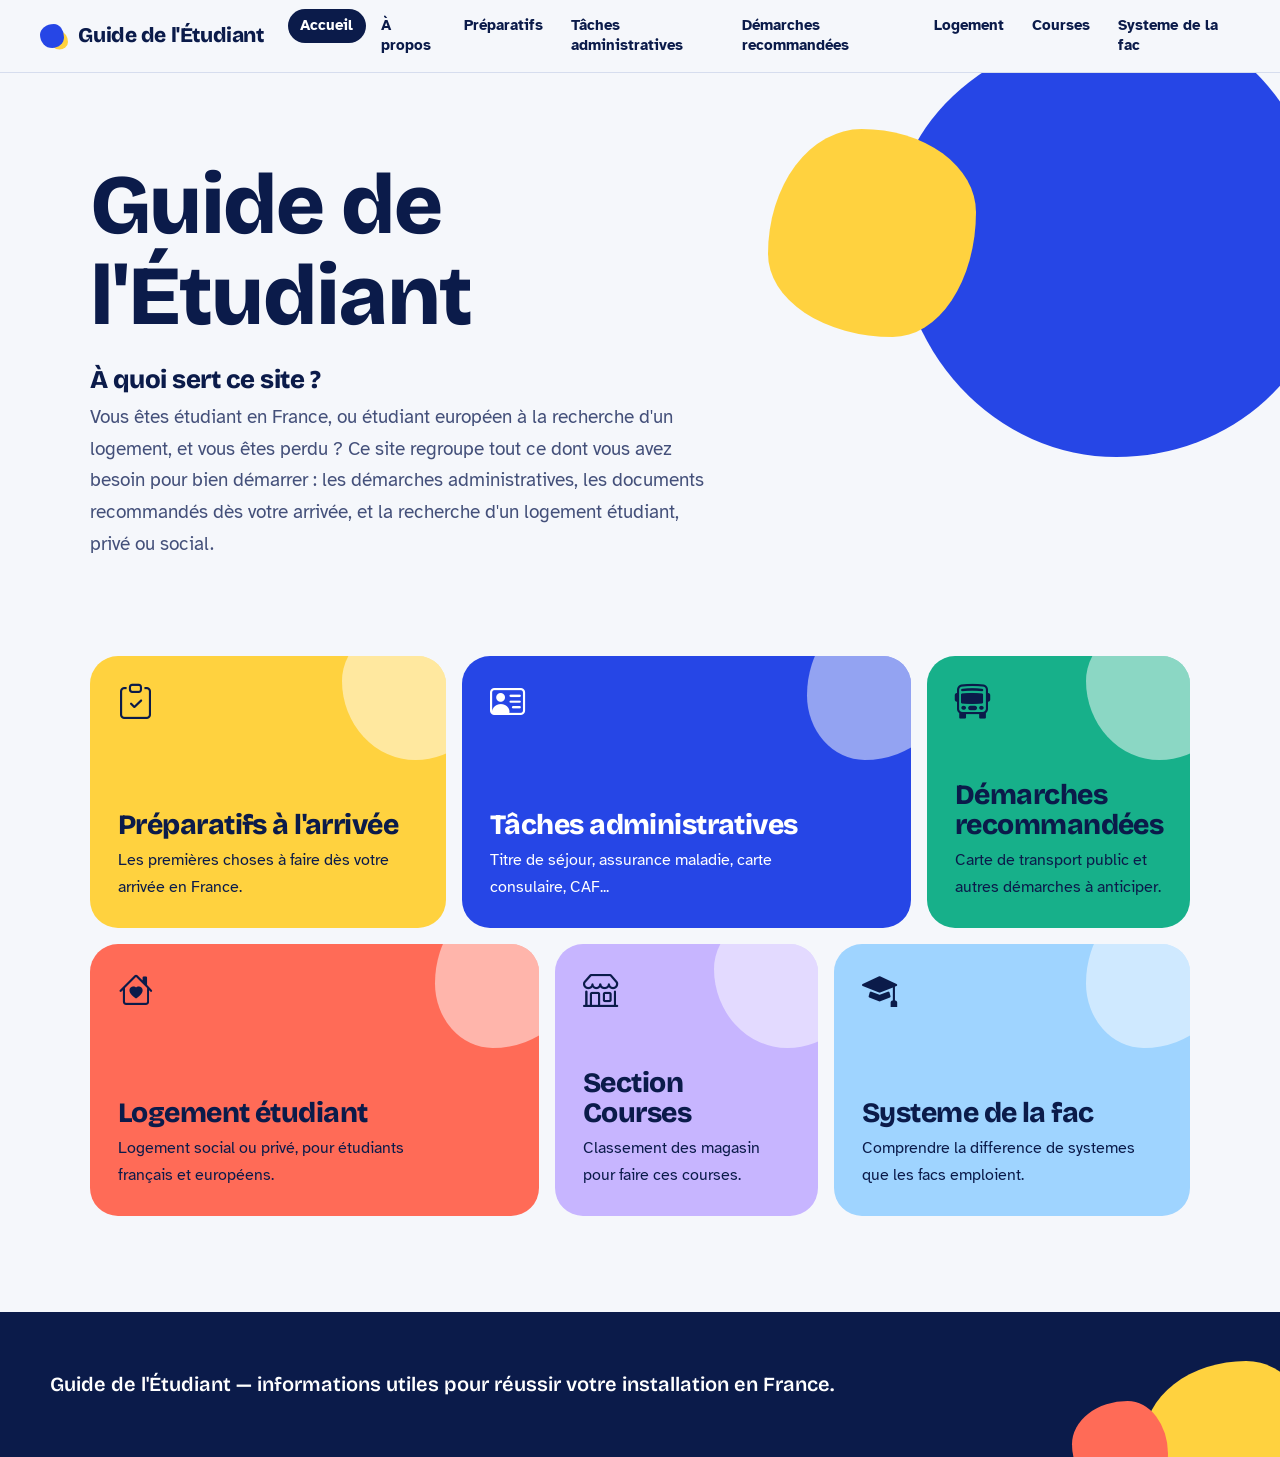
<file: index.html>
<!doctype html>
<html lang="fr">
  <head>
    <meta charset="UTF-8" />
    <meta name="viewport" content="width=device-width, initial-scale=1.0" />
    <link rel="stylesheet" href="style.css" />
    <link rel="preload" href="fonts/bricolage-grotesque-latin-wght-normal.woff2" as="font" type="font/woff2" crossorigin />
    <!-- referencement SEO -->
    <title>Guide de l'Étudiant</title>
  </head>
  <body data-section="home">
    <header class="site-header">
      <nav class="navbar">
        <a class="brand" href="index.html">Guide de l'Étudiant</a>
        <button
          class="nav-toggle"
          id="navToggle"
          aria-label="Ouvrir le menu"
          aria-expanded="false"
        >
          <i class="bi bi-list"></i>
        </button>
        <ul class="nav-links" id="navLinks">
          <li><a href="index.html" aria-current="page">Accueil</a></li>
          <li><a href="presentation.html">À propos</a></li>
          <li><a href="preparatifs_arriver.html">Préparatifs</a></li>
          <li>
            <a href="taches_administratives.html">Tâches administratives</a>
          </li>
          <li>
            <a href="documents_recommander.html">Démarches recommandées</a>
          </li>
          <li><a href="logement.html">Logement</a></li>
          <li><a href="magasin.html">Courses</a></li>
          <li><a href="fac_systeme.html">Systeme de la fac</a></li>
        </ul>
      </nav>
    </header>

    <section class="presentation">
      <h1>Guide de l'Étudiant</h1>
      <h3>À quoi sert ce site ?</h3>
      <p class="paragraphe">
        Vous êtes étudiant en France, ou étudiant européen à la recherche d'un
        logement, et vous êtes perdu ? Ce site regroupe tout ce dont vous avez
        besoin pour bien démarrer : les démarches administratives, les documents
        recommandés dès votre arrivée, et la recherche d'un logement étudiant,
        privé ou social.
      </p>
    </section>

    <section class="quick-links">
      <a class="quick-card" href="preparatifs_arriver.html">
        <i class="bi bi-clipboard-check"></i>
        <h2>Préparatifs à l'arrivée</h2>
        <p>Les premières choses à faire dès votre arrivée en France.</p>
      </a>
      <a class="quick-card" href="taches_administratives.html">
        <i class="bi bi-person-vcard"></i>
        <h2>Tâches administratives</h2>
        <p>Titre de séjour, assurance maladie, carte consulaire, CAF...</p>
      </a>
      <a class="quick-card" href="documents_recommander.html">
        <i class="bi bi-bus-front"></i>
        <h2>Démarches recommandées</h2>
        <p>Carte de transport public et autres démarches à anticiper.</p>
      </a>
      <a class="quick-card" href="logement.html">
        <i class="bi bi-house-heart"></i>
        <h2>Logement étudiant</h2>
        <p>Logement social ou privé, pour étudiants français et européens.</p>
      </a>
      <a class="quick-card" href="magasin.html">
        <i class="bi bi-shop"></i>
        <h2>Section Courses</h2>
        <p>Classement des magasin pour faire ces courses.</p>
      </a>
      <a class="quick-card" href="fac_systeme.html">
        <i class="bi bi-mortarboard-fill"></i>
        <h2>Systeme de la fac</h2>
        <p>Comprendre la difference de systemes que les facs emploient.</p>
      </a>
    </section>
    <footer class="site-footer">
      <p>
        Guide de l'Étudiant — informations utiles pour réussir votre
        installation en France.
      </p>
      <p style="display: none">fais par Foudil Belkacemi</p>
    </footer>

    <script src="js/nav.js" defer></script>
  </body>
</html>
</file>
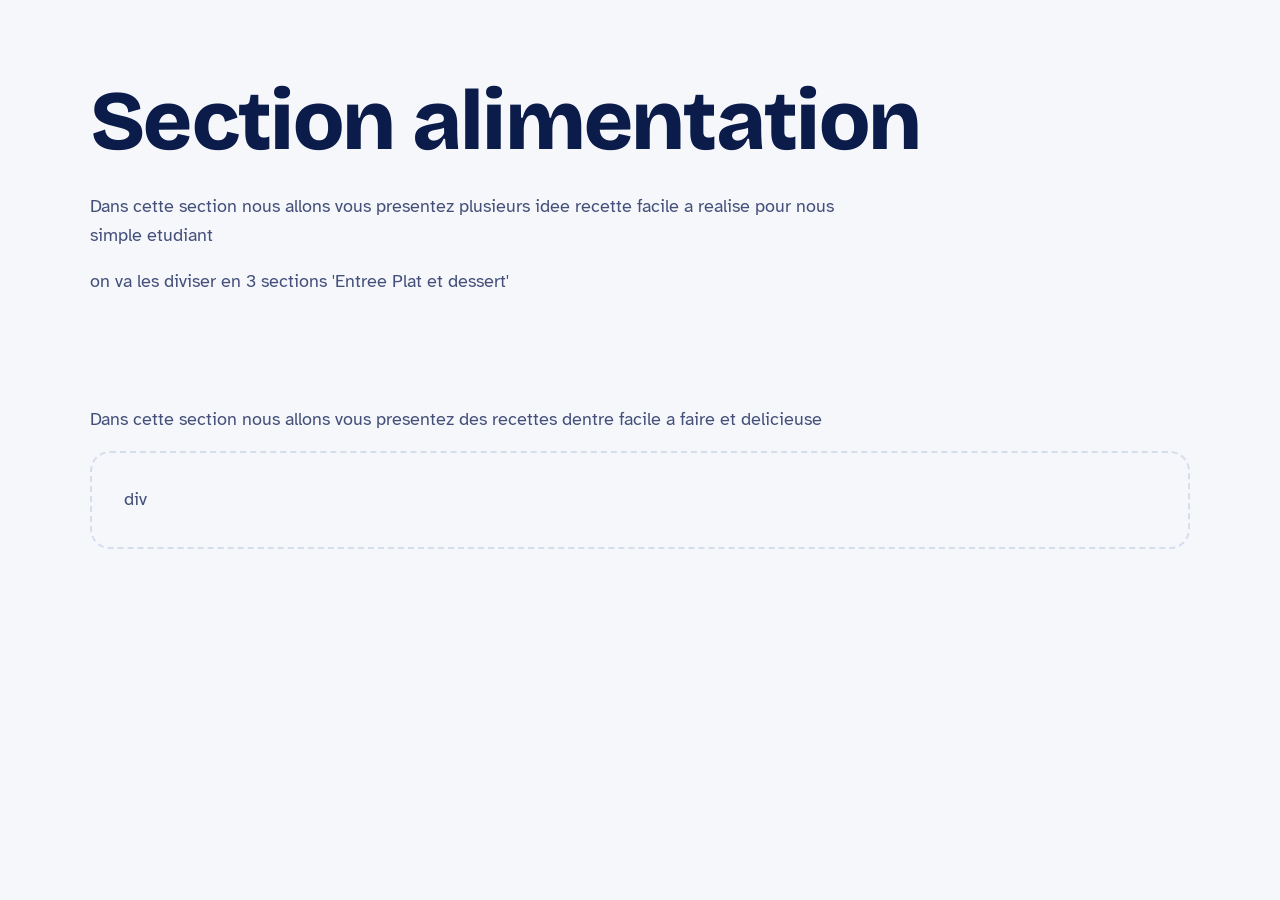
<file: alimentation.html>
<!doctype html>
<html lang="fr">
  <head>
    <meta charset="UTF-8" />
    <meta name="viewport" content="width=device-width, initial-scale=1.0" />
    <link rel="stylesheet" href="style.css" />
    <link rel="preload" href="fonts/bricolage-grotesque-latin-wght-normal.woff2" as="font" type="font/woff2" crossorigin />
    <title>Alimentation</title>
  </head>
  <body data-section="shop">
    <section class="alimentation">
      <h1>Section alimentation</h1>
      <p>
        Dans cette section nous allons vous presentez plusieurs idee recette facile a
        realise pour nous simple etudiant
      </p>
      <p>on va les diviser en 3 sections 'Entree Plat et dessert'</p>
    </section>
    <section class="Entee">
      <p>
        Dans cette section nous allons vous presentez des recettes dentre facile
        a faire et delicieuse
      </p>
      <div class="recette">
        div
      </div>
    </section>
  </body>
</html>
</file>
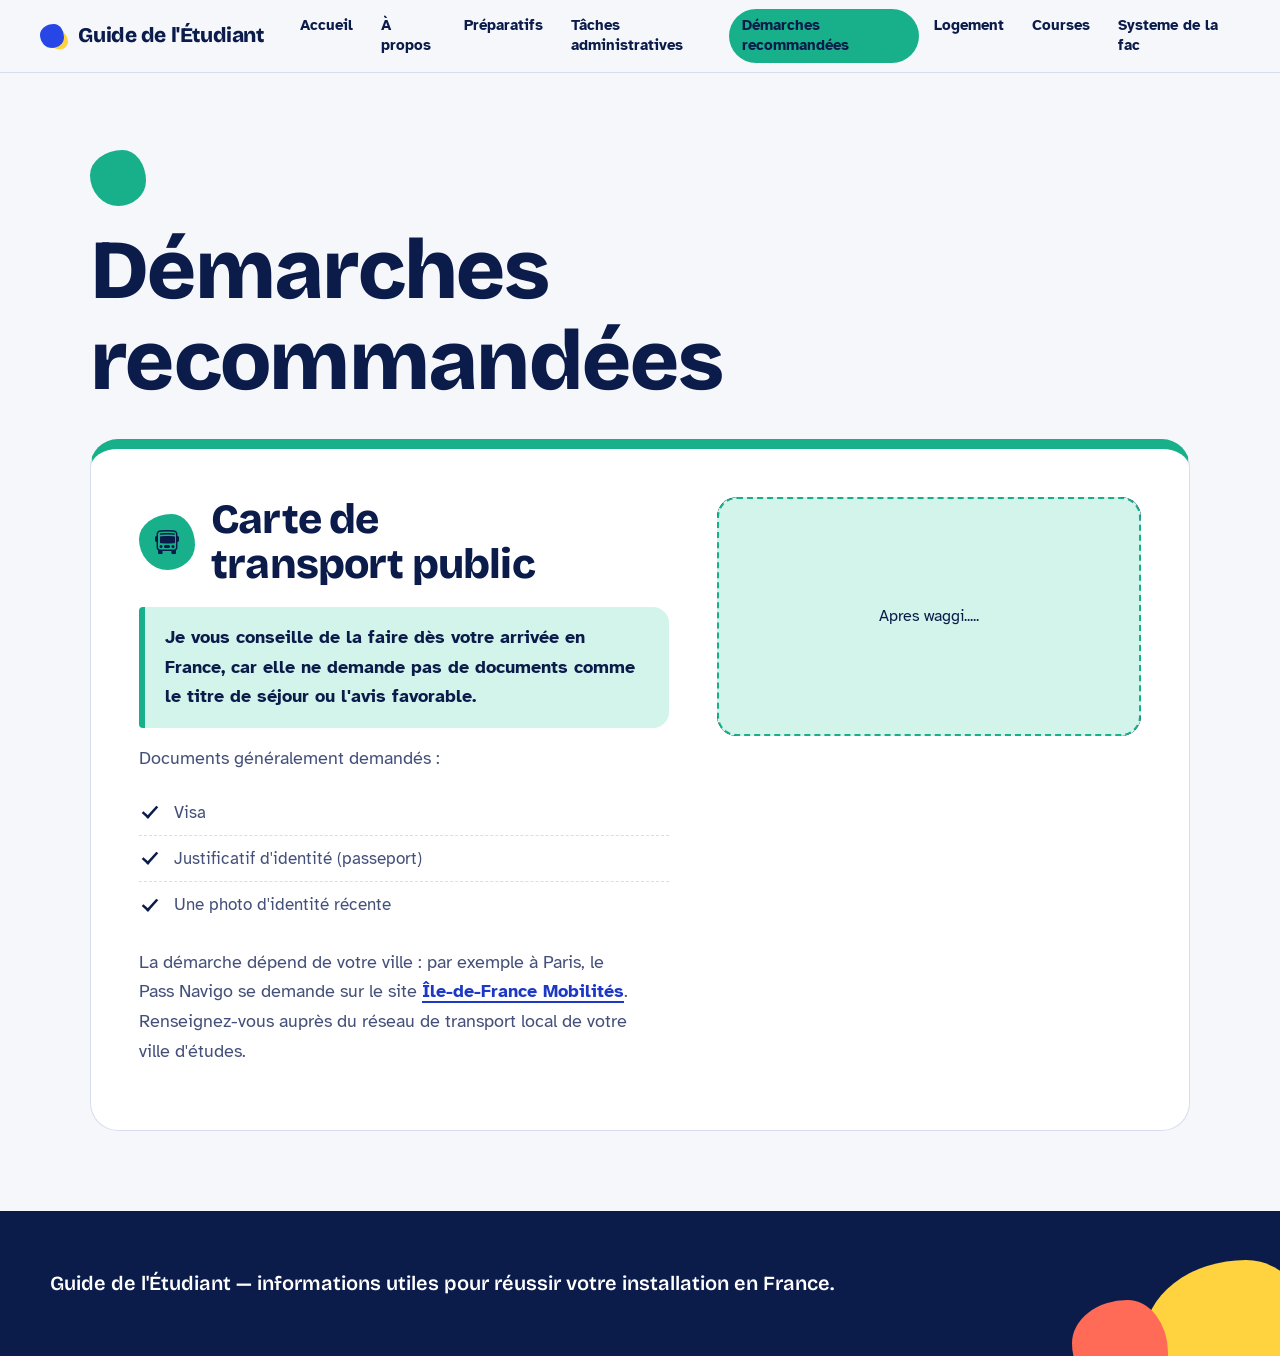
<file: documents_recommander.html>
<!doctype html>
<html lang="fr">
  <head>
    <meta charset="UTF-8" />
    <meta name="viewport" content="width=device-width, initial-scale=1.0" />
    <link rel="stylesheet" href="style.css" />
    <link rel="preload" href="fonts/bricolage-grotesque-latin-wght-normal.woff2" as="font" type="font/woff2" crossorigin />
    <title>Démarches recommandées — Guide de l'Étudiant</title>
  </head>
  <body data-section="reco">
    <header class="site-header">
      <nav class="navbar">
        <a class="brand" href="index.html">Guide de l'Étudiant</a>
        <button
          class="nav-toggle"
          id="navToggle"
          aria-label="Ouvrir le menu"
          aria-expanded="false"
        >
          <i class="bi bi-list"></i>
        </button>
        <ul class="nav-links" id="navLinks">
          <li><a href="index.html">Accueil</a></li>
          <li><a href="presentation.html">À propos</a></li>
          <li><a href="preparatifs_arriver.html">Préparatifs</a></li>
          <li>
            <a href="taches_administratives.html">Tâches administratives</a>
          </li>
          <li>
            <a href="documents_recommander.html" aria-current="page"
              >Démarches recommandées</a
            >
          </li>
          <li><a href="logement.html">Logement</a></li>
          <li><a href="magasin.html">Courses</a></li>
          <li><a href="fac_systeme.html">Systeme de la fac</a></li>
        </ul>
      </nav>
    </header>

    <div class="parent">
      <h1>Démarches recommandées</h1>
      <section class="top-container">
        <div class="container">
          <div class="demarche-grid">
            <div class="demarche-content">
              <div class="title">
                <h2>Carte de transport public</h2>
                <i class="bi bi-bus-front"></i>
              </div>
              <p class="tip">
                Je vous conseille de la faire dès votre arrivée en France,
                car elle ne demande pas de documents comme le titre de séjour ou
                l'avis favorable.
              </p>
              <p>Documents généralement demandés :</p>
              <ul>
                <li>Visa</li>
                <li>Justificatif d'identité (passeport)</li>
                <li>Une photo d'identité récente</li>
              </ul>
              <p>
                La démarche dépend de votre ville : par exemple à Paris, le Pass
                Navigo se demande sur le site
                <a href="https://www.iledefrance-mobilites.fr/"
                  >Île-de-France Mobilités</a
                >. Renseignez-vous auprès du réseau de transport local de votre
                ville d'études.
              </p>
            </div>
            <div class="demarche-video">
              <div class="video-wrapper">
                <div class="video-placeholder">
                  <p>
                    Apres waggi.....
                  </p>
                </div>
              </div>
            </div>
          </div>
        </div>
      </section>
    </div>

    <footer class="site-footer">
      <p>
        Guide de l'Étudiant — informations utiles pour réussir votre
        installation en France.
      </p>
    </footer>

    <script src="js/nav.js" defer></script>
  </body>
</html>
</file>
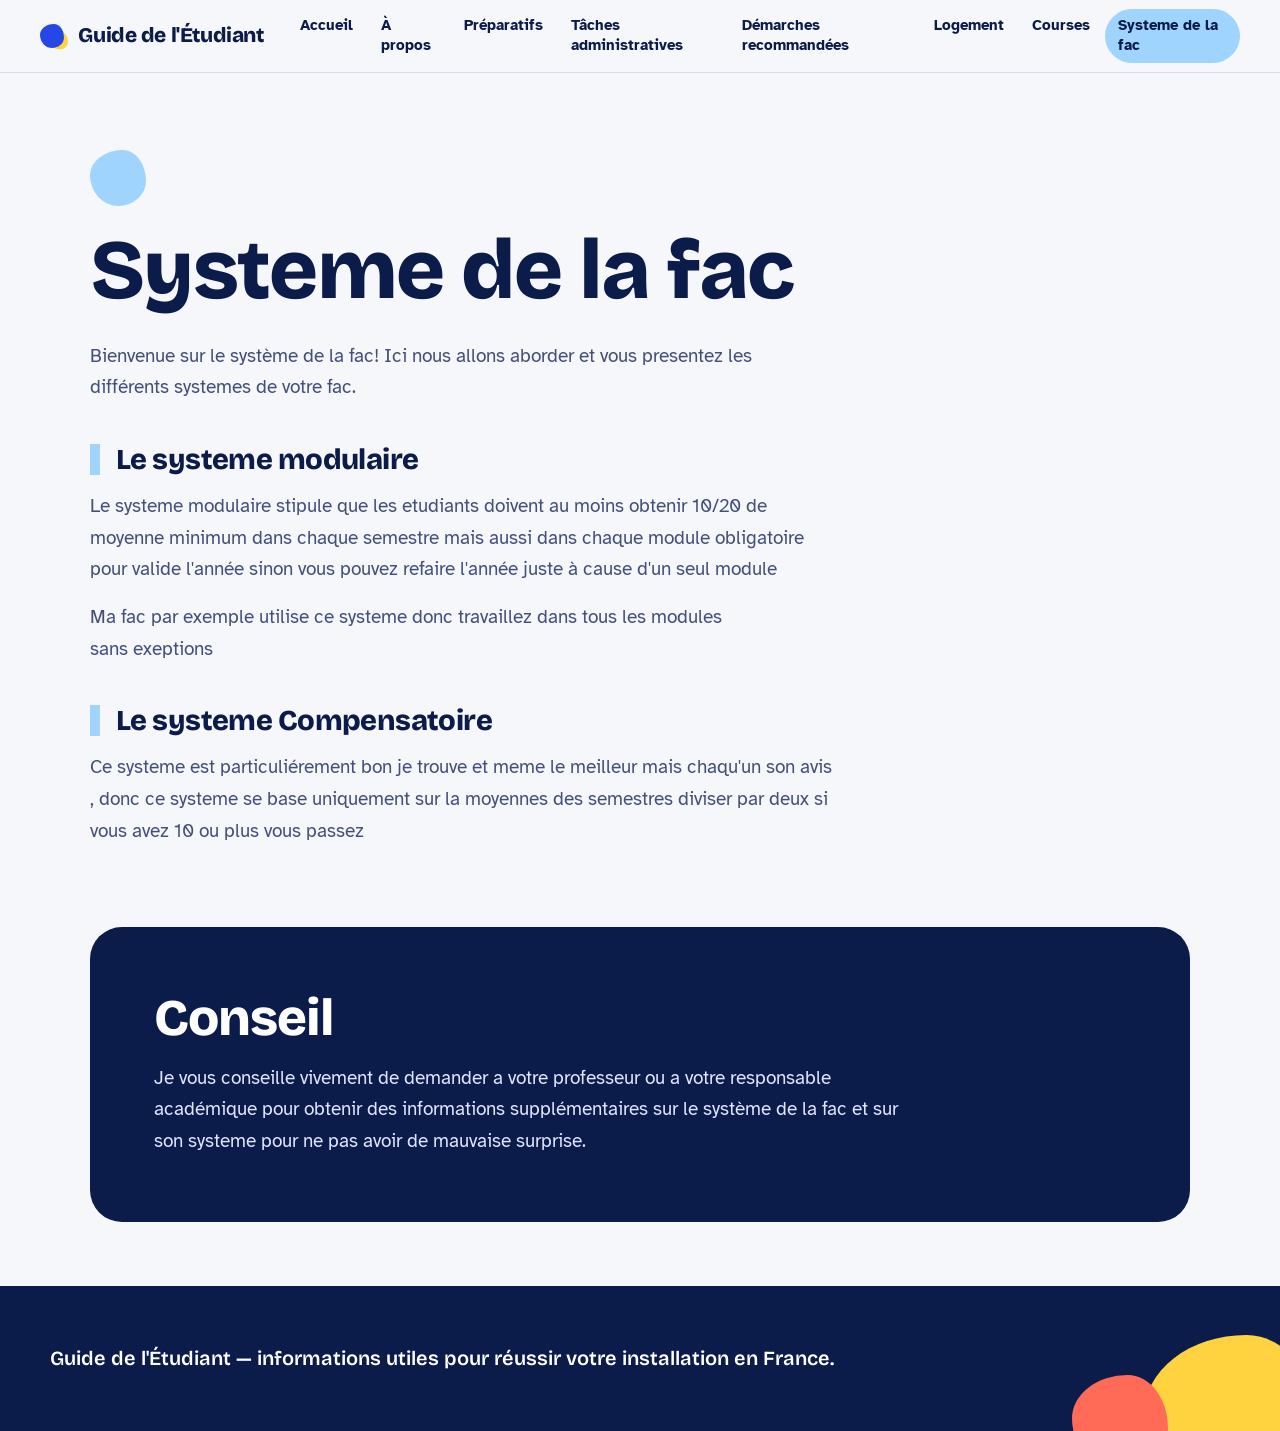
<file: fac_systeme.html>
<!doctype html>
<html lang="fr">
  <head>
    <meta charset="UTF-8" />
    <meta name="viewport" content="width=device-width, initial-scale=1.0" />
    <link rel="stylesheet" href="style.css" />
    <link rel="preload" href="fonts/bricolage-grotesque-latin-wght-normal.woff2" as="font" type="font/woff2" crossorigin />
    <title>systeme de la fac</title>
  </head>
  <body data-section="campus">
    <header class="site-header">
      <nav class="navbar">
        <a class="brand" href="index.html">Guide de l'Étudiant</a>
        <button
          class="nav-toggle"
          id="navToggle"
          aria-label="Ouvrir le menu"
          aria-expanded="false"
        >
          <i class="bi bi-list"></i>
        </button>
        <ul class="nav-links" id="navLinks">
          <li><a href="index.html">Accueil</a></li>
          <li><a href="presentation.html">À propos</a></li>
          <li><a href="preparatifs_arriver.html">Préparatifs</a></li>
          <li>
            <a href="taches_administratives.html">Tâches administratives</a>
          </li>
          <li>
            <a href="documents_recommander.html">Démarches recommandées</a>
          </li>
          <li><a href="logement.html">Logement</a></li>
          <li><a href="magasin.html">Courses</a></li>
          <li>
            <a href="fac_systeme.html" aria-current="page">Systeme de la fac</a>
          </li>
        </ul>
      </nav>
    </header>

    <section class="systemeFac">
      <h1>Systeme de la fac</h1>
      <p>
        Bienvenue sur le système de la fac! Ici nous allons aborder et vous
        presentez les différents systemes de votre fac.
      </p>
      <h3>Le systeme modulaire</h3>
      <p>
        Le systeme modulaire stipule que les etudiants doivent au moins obtenir
        10/20 de moyenne minimum dans chaque semestre mais aussi dans chaque
        module obligatoire pour valide l'année sinon vous pouvez refaire l'année
        juste à cause d'un seul module
      </p>
      <p>
        Ma fac par exemple utilise ce systeme donc travaillez dans tous les
        modules sans exeptions
      </p>
      <h3>Le systeme Compensatoire</h3>
      <p>
        Ce systeme est particuliérement bon je trouve et meme le meilleur mais
        chaqu'un son avis , donc ce systeme se base uniquement sur la moyennes
        des semestres diviser par deux si vous avez 10 ou plus vous passez
      </p>
    </section>
    <section class="conseil">
      <h1>Conseil</h1>
      <p>
        Je vous conseille vivement de demander a votre professeur ou a votre
        responsable académique pour obtenir des informations supplémentaires sur
        le système de la fac et sur son systeme pour ne pas avoir de mauvaise
        surprise.
      </p>
    </section>
    <footer class="site-footer">
      <p>
        Guide de l'Étudiant — informations utiles pour réussir votre
        installation en France.
      </p>
    </footer>

    <script src="js/nav.js" defer></script>
  </body>
</html>
</file>
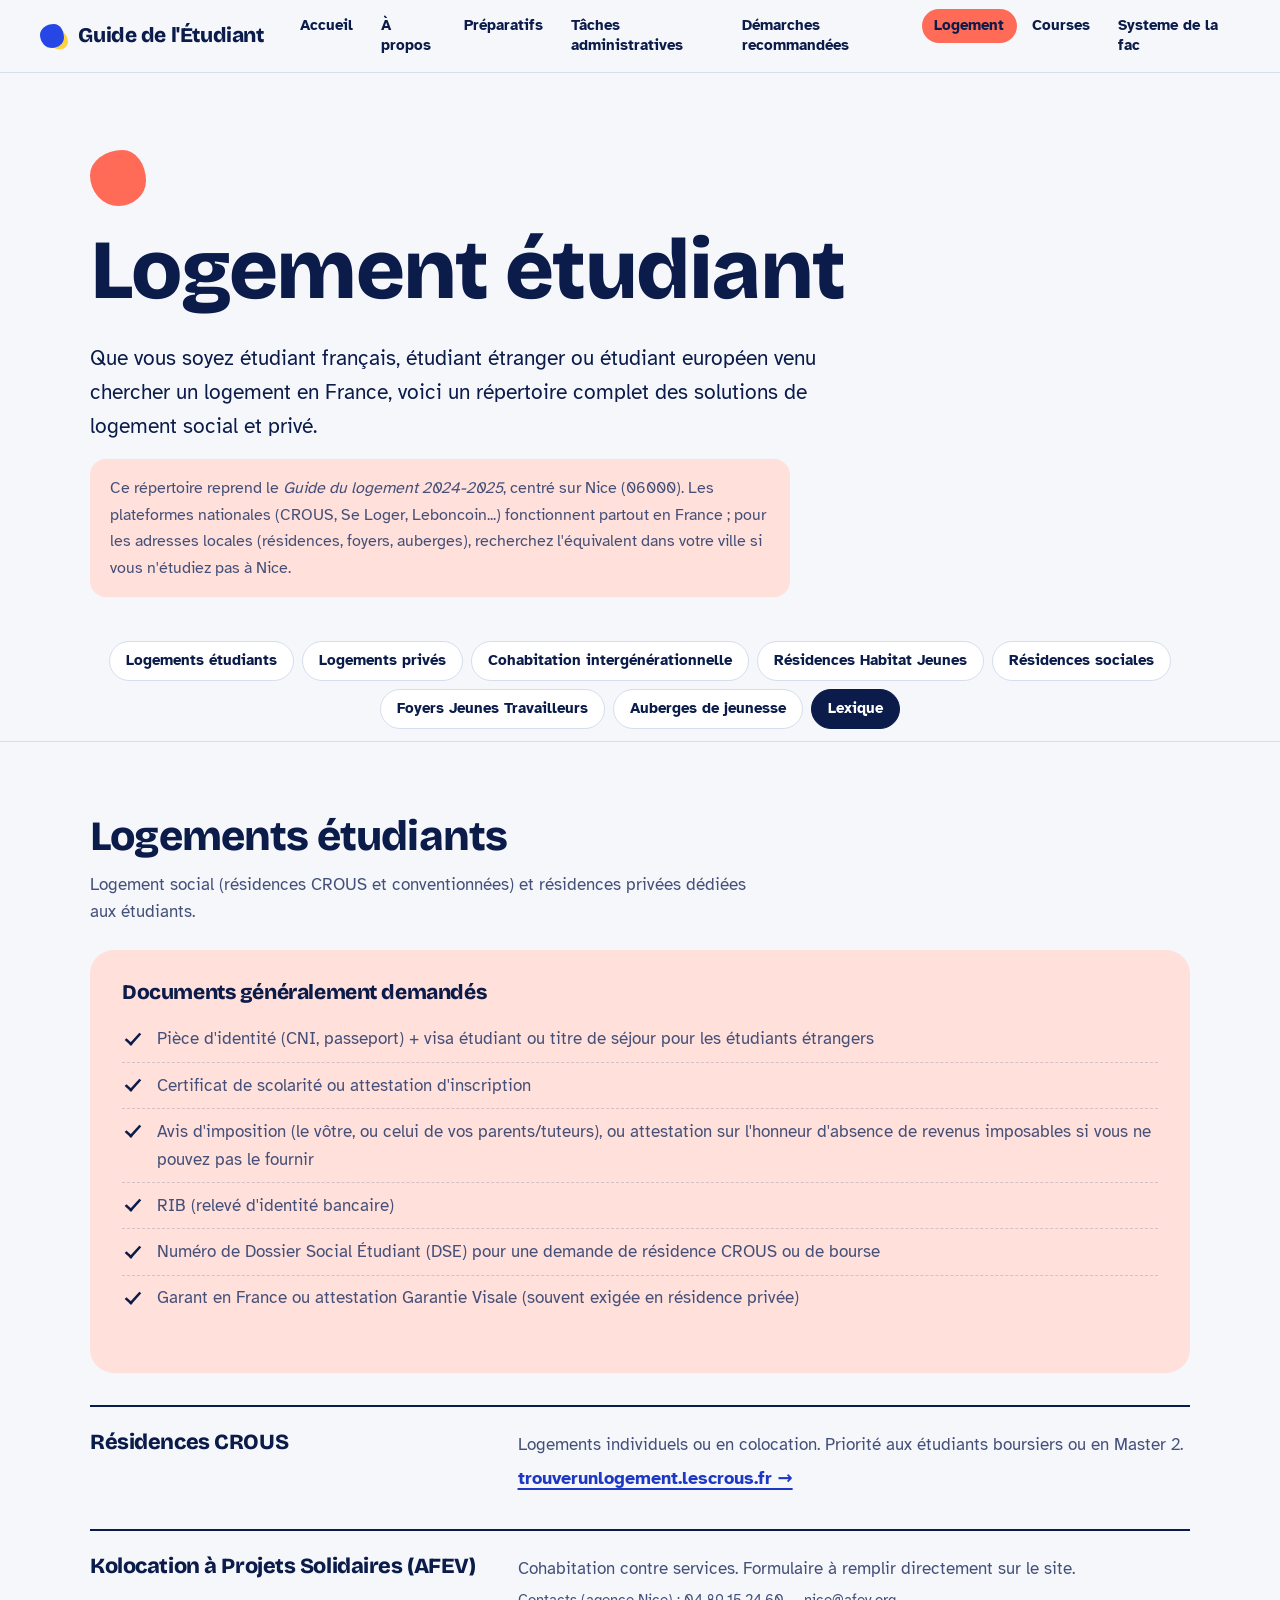
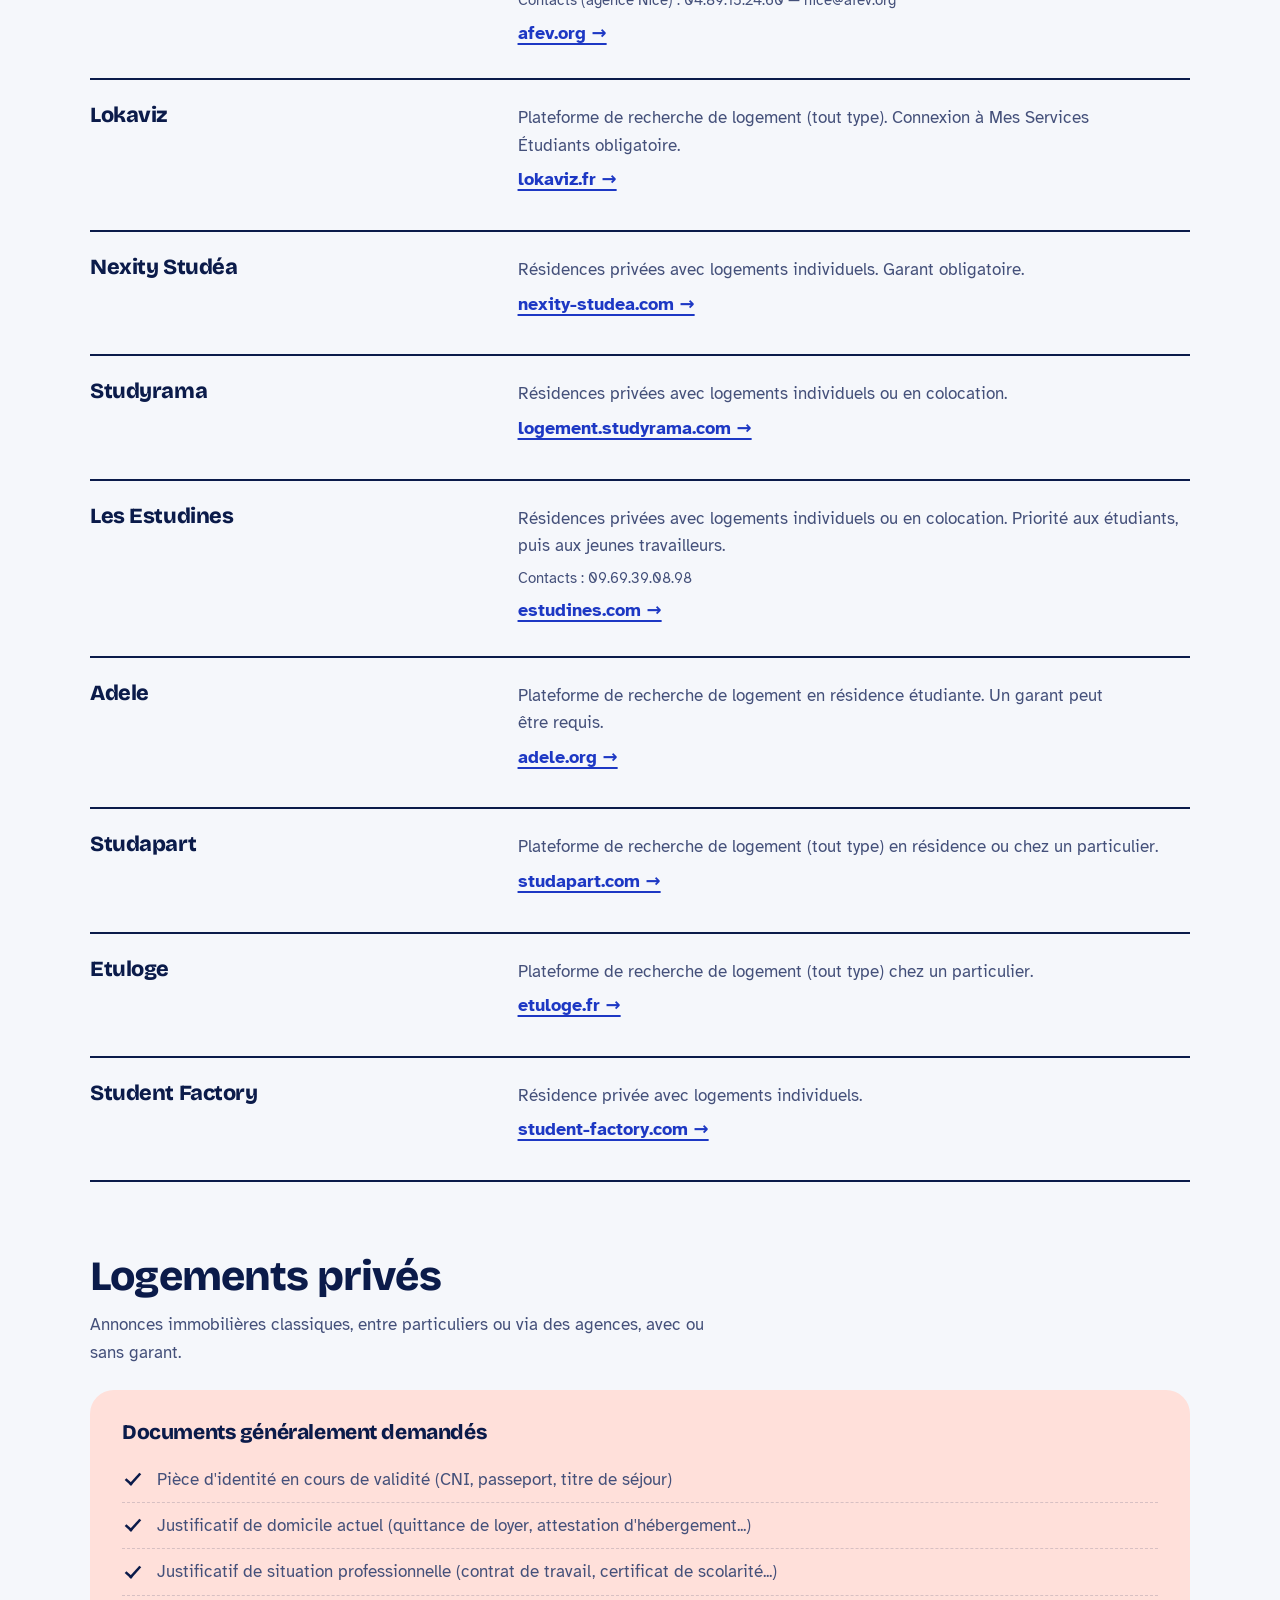
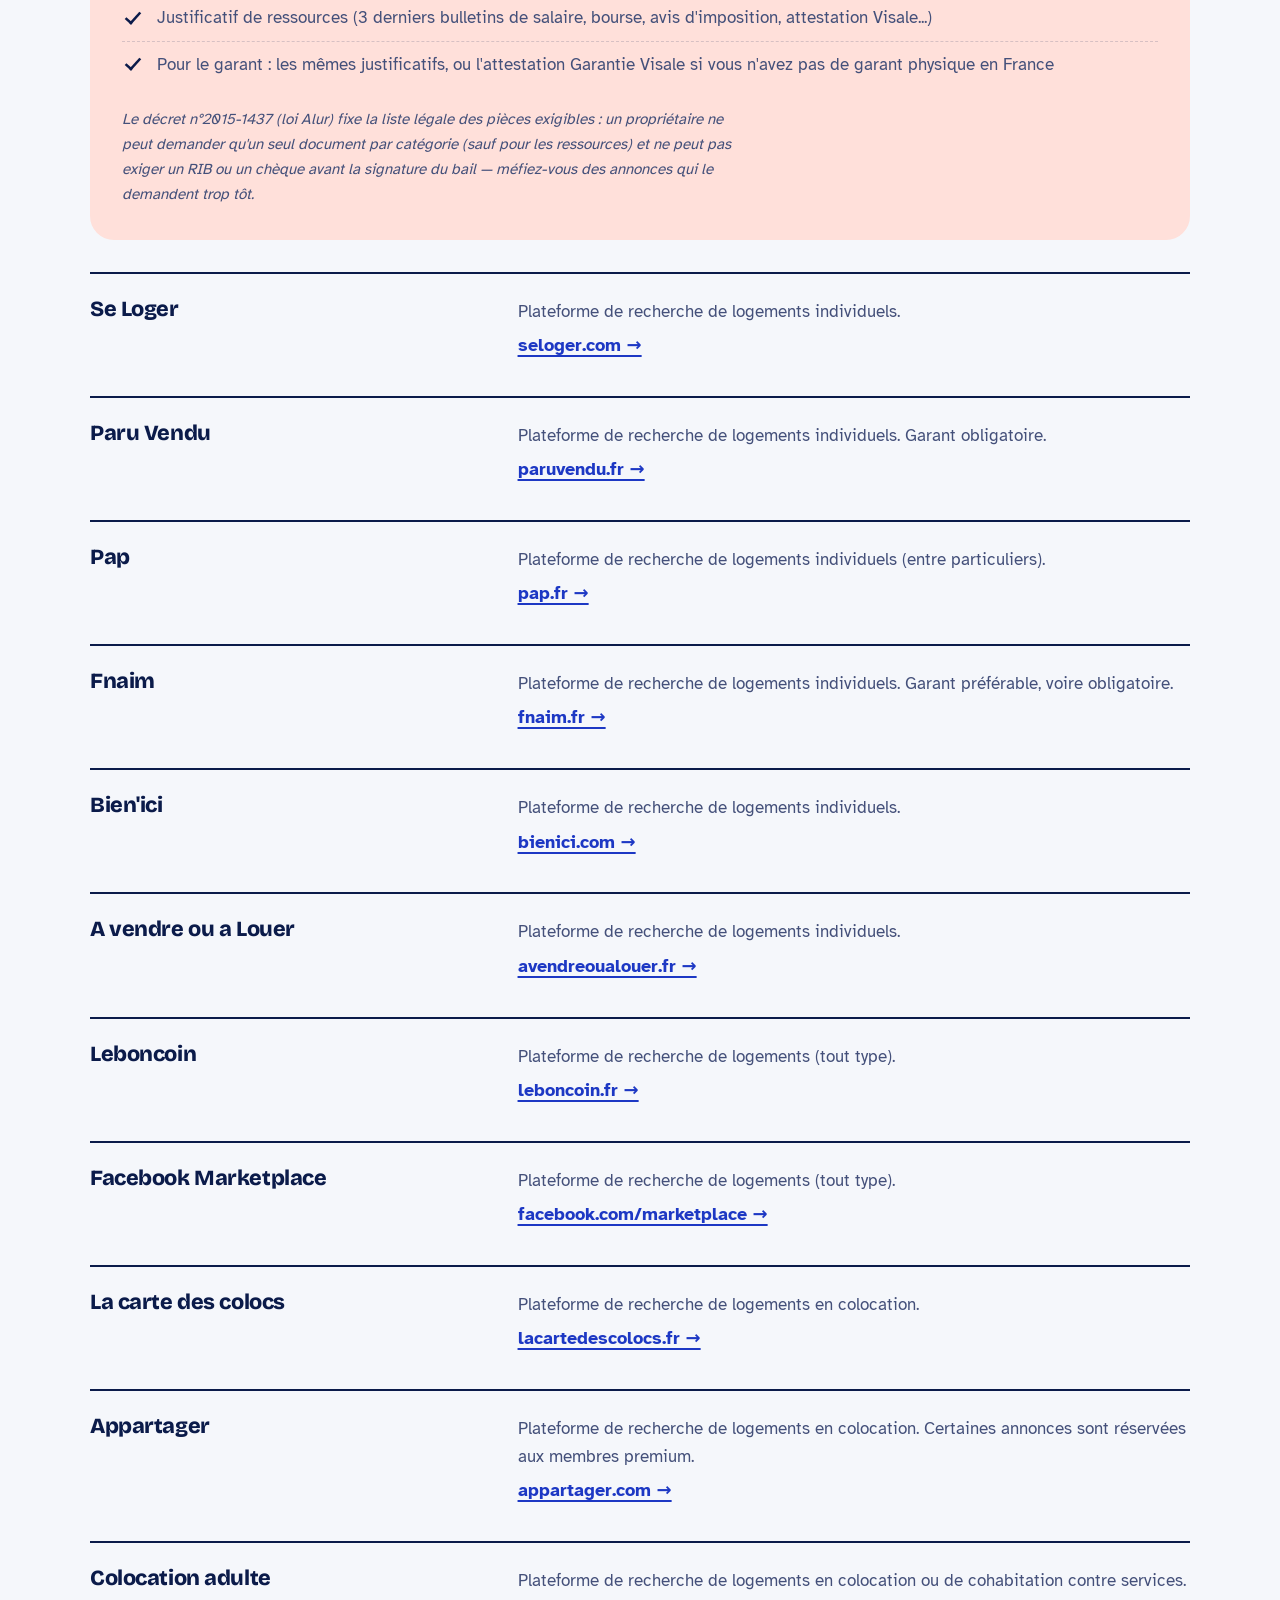
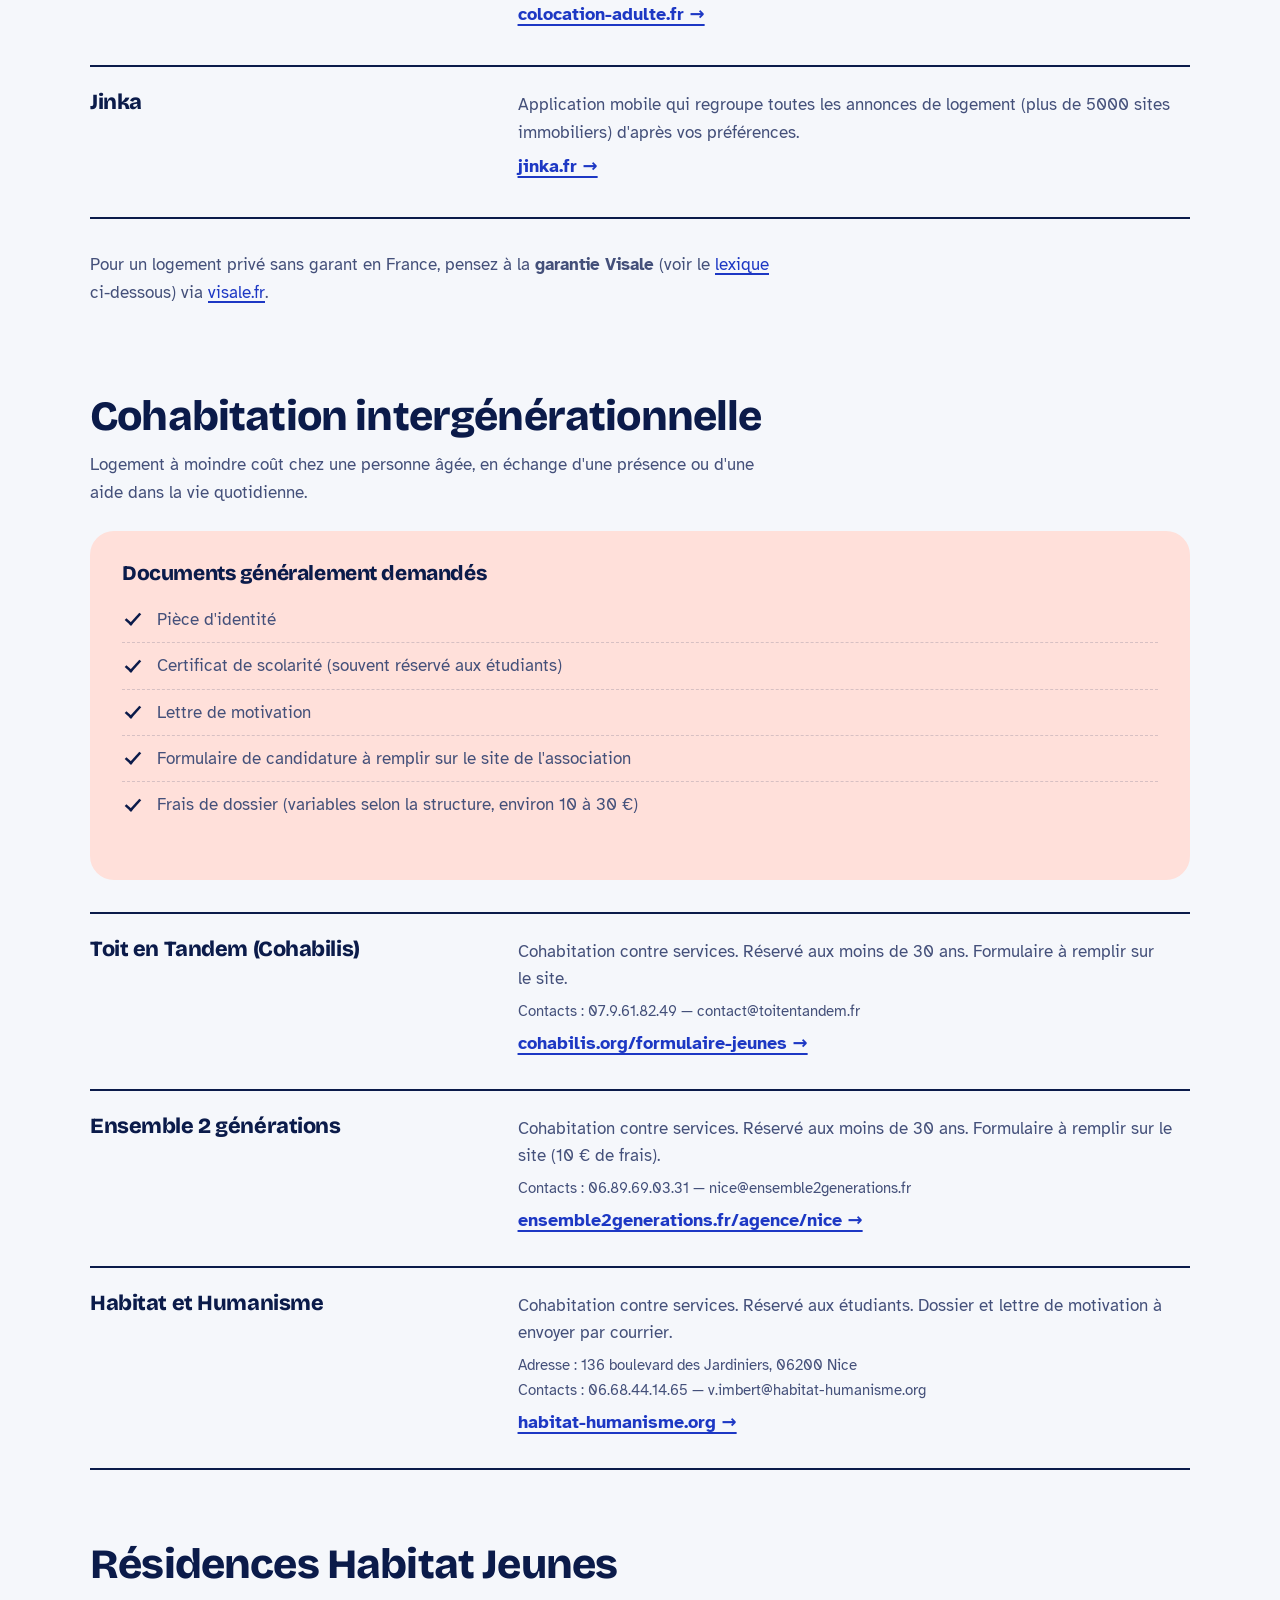
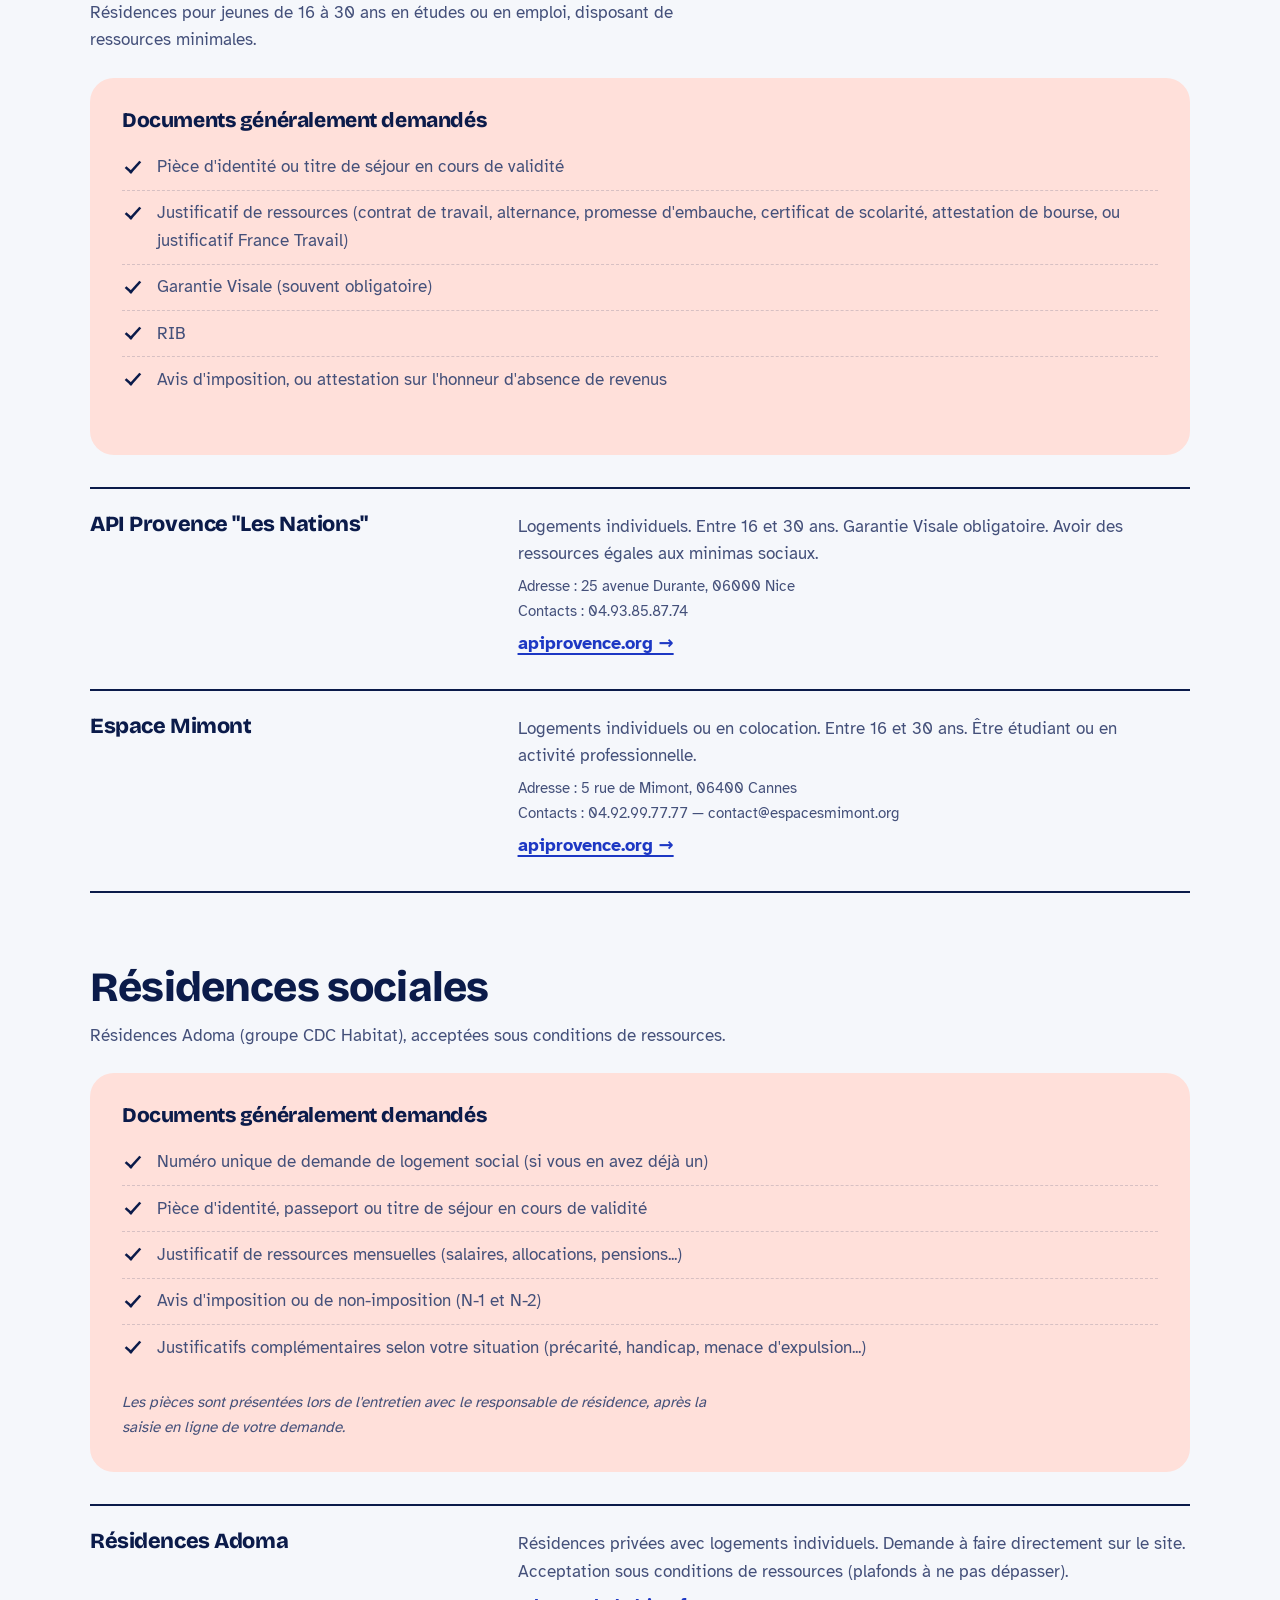
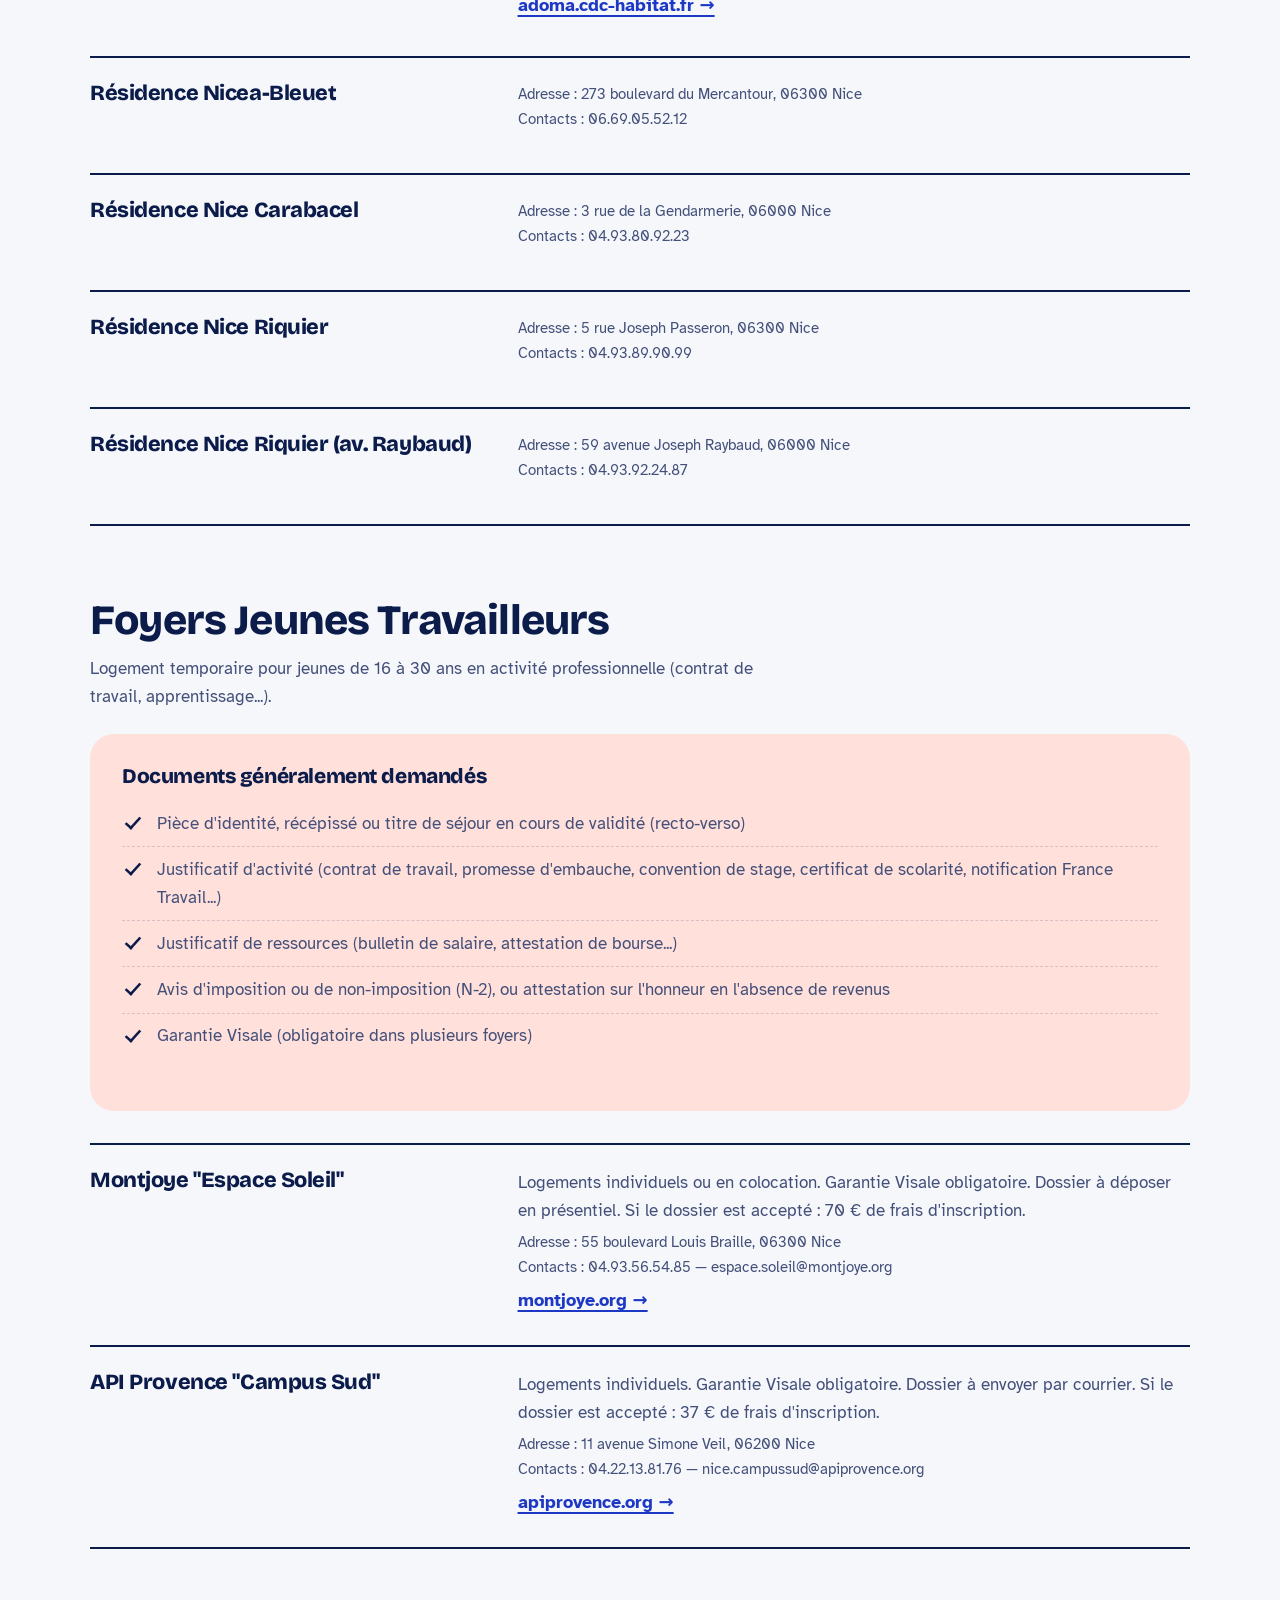
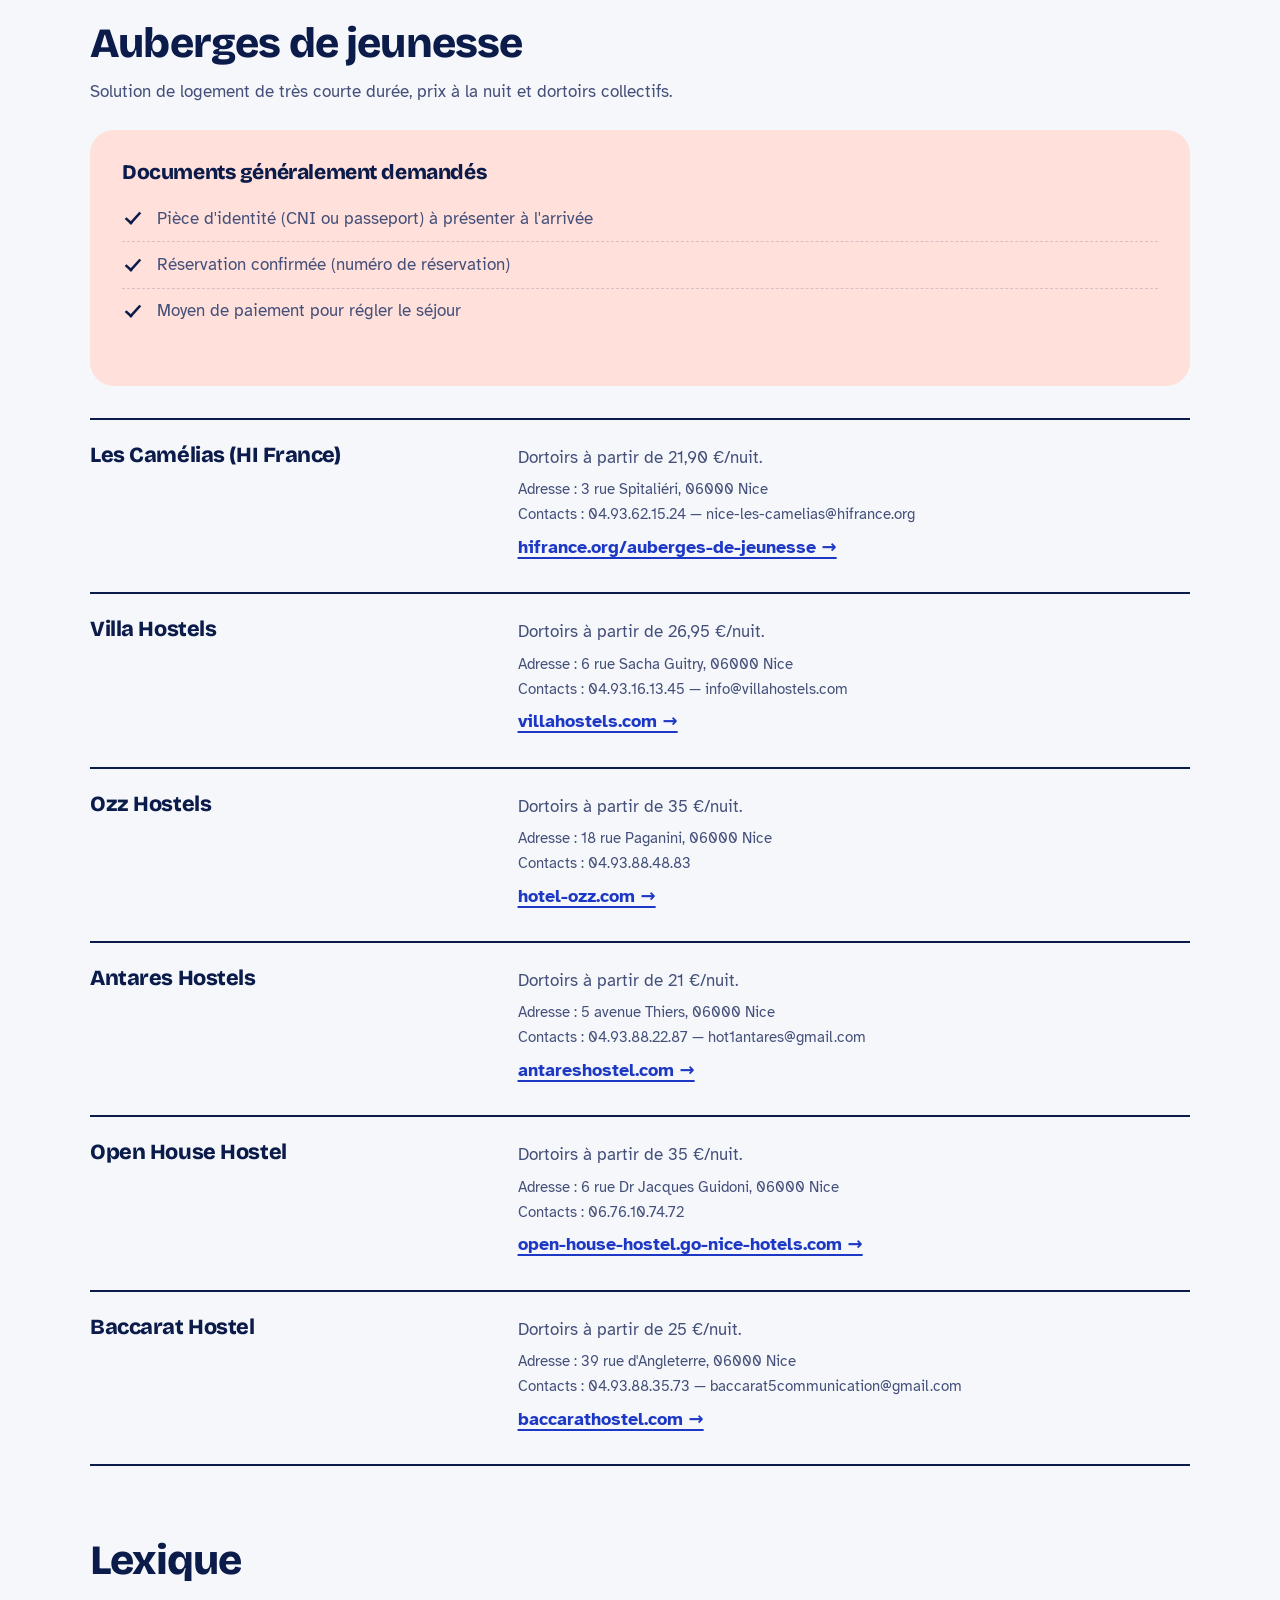
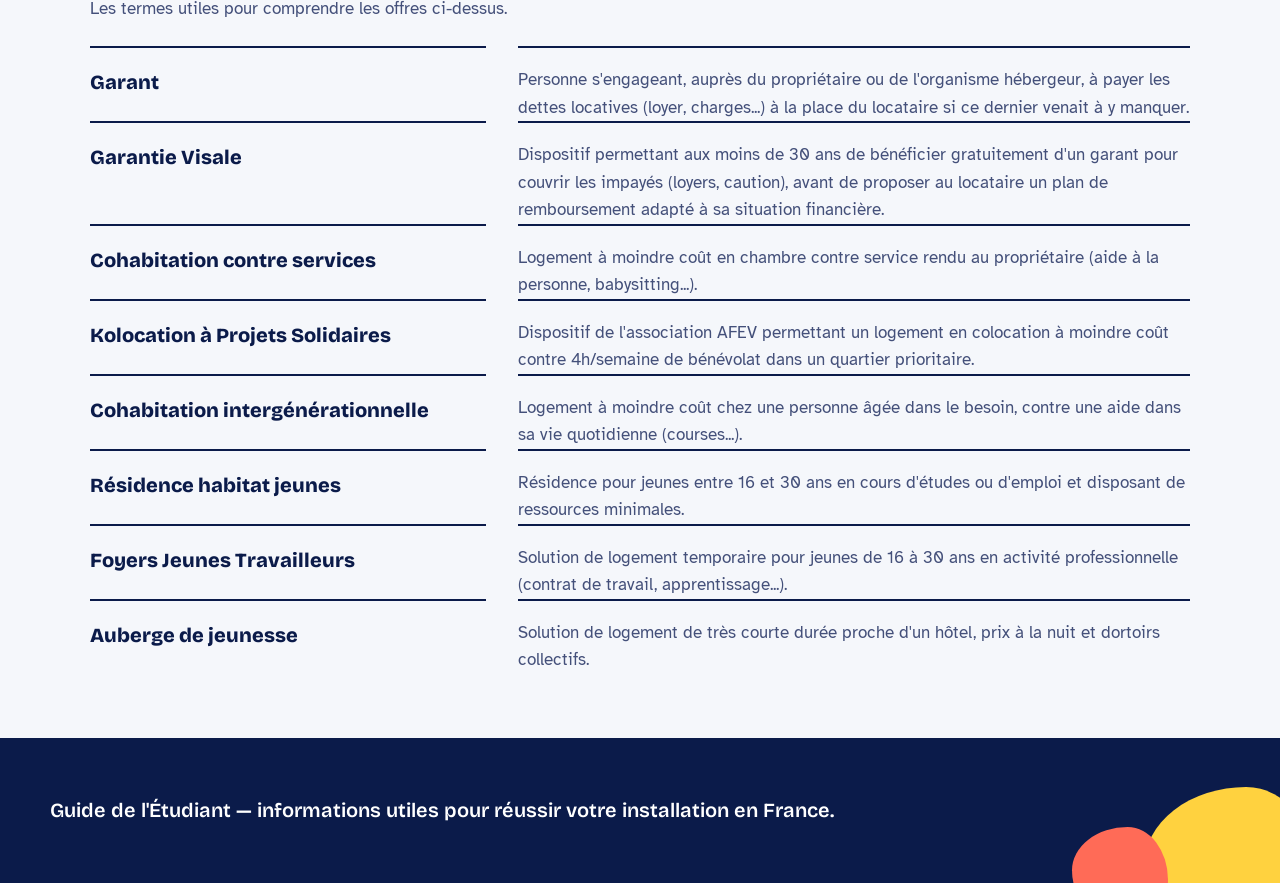
<file: logement.html>
<!doctype html>
<html lang="fr">
  <head>
    <meta charset="UTF-8" />
    <meta name="viewport" content="width=device-width, initial-scale=1.0" />
    <link rel="stylesheet" href="style.css" />
    <link rel="preload" href="fonts/bricolage-grotesque-latin-wght-normal.woff2" as="font" type="font/woff2" crossorigin />
    <title>Logement étudiant — Guide de l'Étudiant</title>
  </head>
  <body data-section="housing">
    <header class="site-header">
      <nav class="navbar">
        <a class="brand" href="index.html">Guide de l'Étudiant</a>
        <button
          class="nav-toggle"
          id="navToggle"
          aria-label="Ouvrir le menu"
          aria-expanded="false"
        >
          <i class="bi bi-list"></i>
        </button>
        <ul class="nav-links" id="navLinks">
          <li><a href="index.html">Accueil</a></li>
          <li><a href="presentation.html">À propos</a></li>
          <li><a href="preparatifs_arriver.html">Préparatifs</a></li>
          <li>
            <a href="taches_administratives.html">Tâches administratives</a>
          </li>
          <li>
            <a href="documents_recommander.html">Démarches recommandées</a>
          </li>
          <li><a href="logement.html" aria-current="page">Logement</a></li>
          <li><a href="magasin.html">Courses</a></li>
          <li><a href="fac_systeme.html">Systeme de la fac</a></li>
        </ul>
      </nav>
    </header>

    <div class="parent">
      <h1>Logement étudiant</h1>
      <div class="logement-intro">
        <p class="paragraphe">
          Que vous soyez étudiant français, étudiant étranger ou étudiant
          européen venu chercher un logement en France, voici un répertoire
          complet des solutions de logement social et privé.
        </p>
        <p class="note">
          Ce répertoire reprend le <em>Guide du logement 2024-2025</em>, centré
          sur Nice (06000). Les plateformes nationales (CROUS, Se Loger,
          Leboncoin...) fonctionnent partout en France ; pour les adresses
          locales (résidences, foyers, auberges), recherchez l'équivalent dans
          votre ville si vous n'étudiez pas à Nice.
        </p>
      </div>
      <!-- https://monlogementetudiant.beta.gouv.fr/trouver-un-logement-etudiant/ville-->
    </div>

    <nav class="logement-subnav" aria-label="Sections logement">
      <a href="#logements-etudiants">Logements étudiants</a>
      <a href="#logements-prives">Logements privés</a>
      <a href="#cohabitation">Cohabitation intergénérationnelle</a>
      <a href="#habitat-jeunes">Résidences Habitat Jeunes</a>
      <a href="#residences-sociales">Résidences sociales</a>
      <a href="#foyers-jeunes-travailleurs">Foyers Jeunes Travailleurs</a>
      <a href="#auberges-jeunesse">Auberges de jeunesse</a>
      <a href="#lexique">Lexique</a>
    </nav>

    <section id="logements-etudiants" class="section-block">
      <h2>Logements étudiants</h2>
      <p class="section-note">
        Logement social (résidences CROUS et conventionnées) et résidences
        privées dédiées aux étudiants.
      </p>
      <div class="doc-requirements">
        <h3>Documents généralement demandés</h3>
        <ul>
          <li>
            Pièce d'identité (CNI, passeport) + visa étudiant ou titre de séjour
            pour les étudiants étrangers
          </li>
          <li>Certificat de scolarité ou attestation d'inscription</li>
          <li>
            Avis d'imposition (le vôtre, ou celui de vos parents/tuteurs), ou
            attestation sur l'honneur d'absence de revenus imposables si vous ne
            pouvez pas le fournir
          </li>
          <li>RIB (relevé d'identité bancaire)</li>
          <li>
            Numéro de Dossier Social Étudiant (DSE) pour une demande de
            résidence CROUS ou de bourse
          </li>
          <li>
            Garant en France ou attestation Garantie Visale (souvent exigée en
            résidence privée)
          </li>
        </ul>
      </div>
      <div class="listing-grid">
        <div class="listing-card">
          <h3>Résidences CROUS</h3>
          <p>
            Logements individuels ou en colocation. Priorité aux étudiants
            boursiers ou en Master 2.
          </p>
          <a
            class="listing-link"
            href="https://trouverunlogement.lescrous.fr/"
            target="_blank"
            rel="noopener"
            >trouverunlogement.lescrous.fr →</a
          >
        </div>
        <div class="listing-card">
          <h3>Kolocation à Projets Solidaires (AFEV)</h3>
          <p>
            Cohabitation contre services. Formulaire à remplir directement sur
            le site.
          </p>
          <p class="listing-meta">
            Contacts (agence Nice) : 04.89.15.24.60 — nice@afev.org
          </p>
          <a
            class="listing-link"
            href="https://afev.org/"
            target="_blank"
            rel="noopener"
            >afev.org →</a
          >
        </div>
        <div class="listing-card">
          <h3>Lokaviz</h3>
          <p>
            Plateforme de recherche de logement (tout type). Connexion à Mes
            Services Étudiants obligatoire.
          </p>
          <a
            class="listing-link"
            href="https://www.lokaviz.fr/"
            target="_blank"
            rel="noopener"
            >lokaviz.fr →</a
          >
        </div>
        <div class="listing-card">
          <h3>Nexity Studéa</h3>
          <p>
            Résidences privées avec logements individuels. Garant obligatoire.
          </p>
          <a
            class="listing-link"
            href="https://www.nexity-studea.com/"
            target="_blank"
            rel="noopener"
            >nexity-studea.com →</a
          >
        </div>
        <div class="listing-card">
          <h3>Studyrama</h3>
          <p>Résidences privées avec logements individuels ou en colocation.</p>
          <a
            class="listing-link"
            href="https://logement.studyrama.com/"
            target="_blank"
            rel="noopener"
            >logement.studyrama.com →</a
          >
        </div>
        <div class="listing-card">
          <h3>Les Estudines</h3>
          <p>
            Résidences privées avec logements individuels ou en colocation.
            Priorité aux étudiants, puis aux jeunes travailleurs.
          </p>
          <p class="listing-meta">Contacts : 09.69.39.08.98</p>
          <a
            class="listing-link"
            href="https://www.estudines.com/"
            target="_blank"
            rel="noopener"
            >estudines.com →</a
          >
        </div>
        <div class="listing-card">
          <h3>Adele</h3>
          <p>
            Plateforme de recherche de logement en résidence étudiante. Un
            garant peut être requis.
          </p>
          <a
            class="listing-link"
            href="https://www.adele.org/"
            target="_blank"
            rel="noopener"
            >adele.org →</a
          >
        </div>
        <div class="listing-card">
          <h3>Studapart</h3>
          <p>
            Plateforme de recherche de logement (tout type) en résidence ou chez
            un particulier.
          </p>
          <a
            class="listing-link"
            href="https://www.studapart.com/"
            target="_blank"
            rel="noopener"
            >studapart.com →</a
          >
        </div>
        <div class="listing-card">
          <h3>Etuloge</h3>
          <p>
            Plateforme de recherche de logement (tout type) chez un particulier.
          </p>
          <a
            class="listing-link"
            href="https://www.etuloge.fr/"
            target="_blank"
            rel="noopener"
            >etuloge.fr →</a
          >
        </div>
        <div class="listing-card">
          <h3>Student Factory</h3>
          <p>Résidence privée avec logements individuels.</p>
          <a
            class="listing-link"
            href="https://www.student-factory.com/"
            target="_blank"
            rel="noopener"
            >student-factory.com →</a
          >
        </div>
      </div>
    </section>

    <section id="logements-prives" class="section-block">
      <h2>Logements privés</h2>
      <p class="section-note">
        Annonces immobilières classiques, entre particuliers ou via des agences,
        avec ou sans garant.
      </p>
      <div class="doc-requirements">
        <h3>Documents généralement demandés</h3>
        <ul>
          <li>
            Pièce d'identité en cours de validité (CNI, passeport, titre de
            séjour)
          </li>
          <li>
            Justificatif de domicile actuel (quittance de loyer, attestation
            d'hébergement...)
          </li>
          <li>
            Justificatif de situation professionnelle (contrat de travail,
            certificat de scolarité...)
          </li>
          <li>
            Justificatif de ressources (3 derniers bulletins de salaire, bourse,
            avis d'imposition, attestation Visale...)
          </li>
          <li>
            Pour le garant : les mêmes justificatifs, ou l'attestation Garantie
            Visale si vous n'avez pas de garant physique en France
          </li>
        </ul>
        <p class="doc-note">
          Le décret n°2015-1437 (loi Alur) fixe la liste légale des pièces
          exigibles : un propriétaire ne peut demander qu'un seul document par
          catégorie (sauf pour les ressources) et ne peut pas exiger un RIB ou
          un chèque avant la signature du bail — méfiez-vous des annonces qui le
          demandent trop tôt.
        </p>
      </div>
      <div class="listing-grid">
        <div class="listing-card">
          <h3>Se Loger</h3>
          <p>Plateforme de recherche de logements individuels.</p>
          <a
            class="listing-link"
            href="https://www.seloger.com/"
            target="_blank"
            rel="noopener"
            >seloger.com →</a
          >
        </div>
        <div class="listing-card">
          <h3>Paru Vendu</h3>
          <p>
            Plateforme de recherche de logements individuels. Garant
            obligatoire.
          </p>
          <a
            class="listing-link"
            href="https://www.paruvendu.fr/"
            target="_blank"
            rel="noopener"
            >paruvendu.fr →</a
          >
        </div>
        <div class="listing-card">
          <h3>Pap</h3>
          <p>
            Plateforme de recherche de logements individuels (entre
            particuliers).
          </p>
          <a
            class="listing-link"
            href="https://www.pap.fr/"
            target="_blank"
            rel="noopener"
            >pap.fr →</a
          >
        </div>
        <div class="listing-card">
          <h3>Fnaim</h3>
          <p>
            Plateforme de recherche de logements individuels. Garant préférable,
            voire obligatoire.
          </p>
          <a
            class="listing-link"
            href="https://www.fnaim.fr/"
            target="_blank"
            rel="noopener"
            >fnaim.fr →</a
          >
        </div>
        <div class="listing-card">
          <h3>Bien'ici</h3>
          <p>Plateforme de recherche de logements individuels.</p>
          <a
            class="listing-link"
            href="https://www.bienici.com/"
            target="_blank"
            rel="noopener"
            >bienici.com →</a
          >
        </div>
        <div class="listing-card">
          <h3>A vendre ou a Louer</h3>
          <p>Plateforme de recherche de logements individuels.</p>
          <a
            class="listing-link"
            href="https://www.avendreoualouer.fr/"
            target="_blank"
            rel="noopener"
            >avendreoualouer.fr →</a
          >
        </div>
        <div class="listing-card">
          <h3>Leboncoin</h3>
          <p>Plateforme de recherche de logements (tout type).</p>
          <a
            class="listing-link"
            href="https://www.leboncoin.fr/"
            target="_blank"
            rel="noopener"
            >leboncoin.fr →</a
          >
        </div>
        <div class="listing-card">
          <h3>Facebook Marketplace</h3>
          <p>Plateforme de recherche de logements (tout type).</p>
          <a
            class="listing-link"
            href="https://www.facebook.com/marketplace"
            target="_blank"
            rel="noopener"
            >facebook.com/marketplace →</a
          >
        </div>
        <div class="listing-card">
          <h3>La carte des colocs</h3>
          <p>Plateforme de recherche de logements en colocation.</p>
          <a
            class="listing-link"
            href="https://www.lacartedescolocs.fr/"
            target="_blank"
            rel="noopener"
            >lacartedescolocs.fr →</a
          >
        </div>
        <div class="listing-card">
          <h3>Appartager</h3>
          <p>
            Plateforme de recherche de logements en colocation. Certaines
            annonces sont réservées aux membres premium.
          </p>
          <a
            class="listing-link"
            href="https://www.appartager.com/"
            target="_blank"
            rel="noopener"
            >appartager.com →</a
          >
        </div>
        <div class="listing-card">
          <h3>Colocation adulte</h3>
          <p>
            Plateforme de recherche de logements en colocation ou de
            cohabitation contre services.
          </p>
          <a
            class="listing-link"
            href="https://www.colocation-adulte.fr/"
            target="_blank"
            rel="noopener"
            >colocation-adulte.fr →</a
          >
        </div>
        <div class="listing-card">
          <h3>Jinka</h3>
          <p>
            Application mobile qui regroupe toutes les annonces de logement
            (plus de 5000 sites immobiliers) d'après vos préférences.
          </p>
          <a
            class="listing-link"
            href="https://www.jinka.fr/"
            target="_blank"
            rel="noopener"
            >jinka.fr →</a
          >
        </div>
      </div>
      <p class="section-note" style="margin-top: 2rem">
        Pour un logement privé sans garant en France, pensez à la
        <strong>garantie Visale</strong> (voir le
        <a href="#lexique">lexique</a> ci-dessous) via
        <a href="https://www.visale.fr/" target="_blank" rel="noopener"
          >visale.fr</a
        >.
      </p>
    </section>

    <section id="cohabitation" class="section-block">
      <h2>Cohabitation intergénérationnelle</h2>
      <p class="section-note">
        Logement à moindre coût chez une personne âgée, en échange d'une
        présence ou d'une aide dans la vie quotidienne.
      </p>
      <div class="doc-requirements">
        <h3>Documents généralement demandés</h3>
        <ul>
          <li>Pièce d'identité</li>
          <li>Certificat de scolarité (souvent réservé aux étudiants)</li>
          <li>Lettre de motivation</li>
          <li>
            Formulaire de candidature à remplir sur le site de l'association
          </li>
          <li>
            Frais de dossier (variables selon la structure, environ 10 à 30 €)
          </li>
        </ul>
      </div>
      <div class="listing-grid">
        <div class="listing-card">
          <h3>Toit en Tandem (Cohabilis)</h3>
          <p>
            Cohabitation contre services. Réservé aux moins de 30 ans.
            Formulaire à remplir sur le site.
          </p>
          <p class="listing-meta">
            Contacts : 07.9.61.82.49 — contact@toitentandem.fr
          </p>
          <a
            class="listing-link"
            href="https://www.cohabilis.org/formulaire-jeunes"
            target="_blank"
            rel="noopener"
            >cohabilis.org/formulaire-jeunes →</a
          >
        </div>
        <div class="listing-card">
          <h3>Ensemble 2 générations</h3>
          <p>
            Cohabitation contre services. Réservé aux moins de 30 ans.
            Formulaire à remplir sur le site (10 € de frais).
          </p>
          <p class="listing-meta">
            Contacts : 06.89.69.03.31 — nice@ensemble2generations.fr
          </p>
          <a
            class="listing-link"
            href="https://ensemble2generations.fr/agence/nice"
            target="_blank"
            rel="noopener"
            >ensemble2generations.fr/agence/nice →</a
          >
        </div>
        <div class="listing-card">
          <h3>Habitat et Humanisme</h3>
          <p>
            Cohabitation contre services. Réservé aux étudiants. Dossier et
            lettre de motivation à envoyer par courrier.
          </p>
          <p class="listing-meta">
            Adresse : 136 boulevard des Jardiniers, 06200 Nice<br />
            Contacts : 06.68.44.14.65 — v.imbert@habitat-humanisme.org
          </p>
          <a
            class="listing-link"
            href="https://www.habitat-humanisme.org/"
            target="_blank"
            rel="noopener"
            >habitat-humanisme.org →</a
          >
        </div>
      </div>
    </section>

    <section id="habitat-jeunes" class="section-block">
      <h2>Résidences Habitat Jeunes</h2>
      <p class="section-note">
        Résidences pour jeunes de 16 à 30 ans en études ou en emploi, disposant
        de ressources minimales.
      </p>
      <div class="doc-requirements">
        <h3>Documents généralement demandés</h3>
        <ul>
          <li>Pièce d'identité ou titre de séjour en cours de validité</li>
          <li>
            Justificatif de ressources (contrat de travail, alternance, promesse
            d'embauche, certificat de scolarité, attestation de bourse, ou
            justificatif France Travail)
          </li>
          <li>Garantie Visale (souvent obligatoire)</li>
          <li>RIB</li>
          <li>
            Avis d'imposition, ou attestation sur l'honneur d'absence de revenus
          </li>
        </ul>
      </div>
      <div class="listing-grid">
        <div class="listing-card">
          <h3>API Provence "Les Nations"</h3>
          <p>
            Logements individuels. Entre 16 et 30 ans. Garantie Visale
            obligatoire. Avoir des ressources égales aux minimas sociaux.
          </p>
          <p class="listing-meta">
            Adresse : 25 avenue Durante, 06000 Nice<br />
            Contacts : 04.93.85.87.74
          </p>
          <a
            class="listing-link"
            href="https://www.apiprovence.org/"
            target="_blank"
            rel="noopener"
            >apiprovence.org →</a
          >
        </div>
        <div class="listing-card">
          <h3>Espace Mimont</h3>
          <p>
            Logements individuels ou en colocation. Entre 16 et 30 ans. Être
            étudiant ou en activité professionnelle.
          </p>
          <p class="listing-meta">
            Adresse : 5 rue de Mimont, 06400 Cannes<br />
            Contacts : 04.92.99.77.77 — contact@espacesmimont.org
          </p>
          <a
            class="listing-link"
            href="https://www.apiprovence.org/"
            target="_blank"
            rel="noopener"
            >apiprovence.org →</a
          >
        </div>
      </div>
    </section>

    <section id="residences-sociales" class="section-block">
      <h2>Résidences sociales</h2>
      <p class="section-note">
        Résidences Adoma (groupe CDC Habitat), acceptées sous conditions de
        ressources.
      </p>
      <div class="doc-requirements">
        <h3>Documents généralement demandés</h3>
        <ul>
          <li>
            Numéro unique de demande de logement social (si vous en avez déjà
            un)
          </li>
          <li>
            Pièce d'identité, passeport ou titre de séjour en cours de validité
          </li>
          <li>
            Justificatif de ressources mensuelles (salaires, allocations,
            pensions...)
          </li>
          <li>Avis d'imposition ou de non-imposition (N-1 et N-2)</li>
          <li>
            Justificatifs complémentaires selon votre situation (précarité,
            handicap, menace d'expulsion...)
          </li>
        </ul>
        <p class="doc-note">
          Les pièces sont présentées lors de l'entretien avec le responsable de
          résidence, après la saisie en ligne de votre demande.
        </p>
      </div>
      <div class="listing-grid">
        <div class="listing-card">
          <h3>Résidences Adoma</h3>
          <p>
            Résidences privées avec logements individuels. Demande à faire
            directement sur le site. Acceptation sous conditions de ressources
            (plafonds à ne pas dépasser).
          </p>
          <a
            class="listing-link"
            href="https://www.adoma.cdc-habitat.fr/"
            target="_blank"
            rel="noopener"
            >adoma.cdc-habitat.fr →</a
          >
        </div>
        <div class="listing-card">
          <h3>Résidence Nicea-Bleuet</h3>
          <p class="listing-meta">
            Adresse : 273 boulevard du Mercantour, 06300 Nice<br />
            Contacts : 06.69.05.52.12
          </p>
        </div>
        <div class="listing-card">
          <h3>Résidence Nice Carabacel</h3>
          <p class="listing-meta">
            Adresse : 3 rue de la Gendarmerie, 06000 Nice<br />
            Contacts : 04.93.80.92.23
          </p>
        </div>
        <div class="listing-card">
          <h3>Résidence Nice Riquier</h3>
          <p class="listing-meta">
            Adresse : 5 rue Joseph Passeron, 06300 Nice<br />
            Contacts : 04.93.89.90.99
          </p>
        </div>
        <div class="listing-card">
          <h3>Résidence Nice Riquier (av. Raybaud)</h3>
          <p class="listing-meta">
            Adresse : 59 avenue Joseph Raybaud, 06000 Nice<br />
            Contacts : 04.93.92.24.87
          </p>
        </div>
      </div>
    </section>

    <section id="foyers-jeunes-travailleurs" class="section-block">
      <h2>Foyers Jeunes Travailleurs</h2>
      <p class="section-note">
        Logement temporaire pour jeunes de 16 à 30 ans en activité
        professionnelle (contrat de travail, apprentissage...).
      </p>
      <div class="doc-requirements">
        <h3>Documents généralement demandés</h3>
        <ul>
          <li>
            Pièce d'identité, récépissé ou titre de séjour en cours de validité
            (recto-verso)
          </li>
          <li>
            Justificatif d'activité (contrat de travail, promesse d'embauche,
            convention de stage, certificat de scolarité, notification France
            Travail...)
          </li>
          <li>
            Justificatif de ressources (bulletin de salaire, attestation de
            bourse...)
          </li>
          <li>
            Avis d'imposition ou de non-imposition (N-2), ou attestation sur
            l'honneur en l'absence de revenus
          </li>
          <li>Garantie Visale (obligatoire dans plusieurs foyers)</li>
        </ul>
      </div>
      <div class="listing-grid">
        <div class="listing-card">
          <h3>Montjoye "Espace Soleil"</h3>
          <p>
            Logements individuels ou en colocation. Garantie Visale obligatoire.
            Dossier à déposer en présentiel. Si le dossier est accepté : 70 € de
            frais d'inscription.
          </p>
          <p class="listing-meta">
            Adresse : 55 boulevard Louis Braille, 06300 Nice<br />
            Contacts : 04.93.56.54.85 — espace.soleil@montjoye.org
          </p>
          <a
            class="listing-link"
            href="https://montjoye.org/"
            target="_blank"
            rel="noopener"
            >montjoye.org →</a
          >
        </div>
        <div class="listing-card">
          <h3>API Provence "Campus Sud"</h3>
          <p>
            Logements individuels. Garantie Visale obligatoire. Dossier à
            envoyer par courrier. Si le dossier est accepté : 37 € de frais
            d'inscription.
          </p>
          <p class="listing-meta">
            Adresse : 11 avenue Simone Veil, 06200 Nice<br />
            Contacts : 04.22.13.81.76 — nice.campussud@apiprovence.org
          </p>
          <a
            class="listing-link"
            href="https://www.apiprovence.org/"
            target="_blank"
            rel="noopener"
            >apiprovence.org →</a
          >
        </div>
      </div>
    </section>

    <section id="auberges-jeunesse" class="section-block">
      <h2>Auberges de jeunesse</h2>
      <p class="section-note">
        Solution de logement de très courte durée, prix à la nuit et dortoirs
        collectifs.
      </p>
      <div class="doc-requirements">
        <h3>Documents généralement demandés</h3>
        <ul>
          <li>Pièce d'identité (CNI ou passeport) à présenter à l'arrivée</li>
          <li>Réservation confirmée (numéro de réservation)</li>
          <li>Moyen de paiement pour régler le séjour</li>
        </ul>
      </div>
      <div class="listing-grid">
        <div class="listing-card">
          <h3>Les Camélias (HI France)</h3>
          <p>Dortoirs à partir de 21,90 €/nuit.</p>
          <p class="listing-meta">
            Adresse : 3 rue Spitaliéri, 06000 Nice<br />
            Contacts : 04.93.62.15.24 — nice-les-camelias@hifrance.org
          </p>
          <a
            class="listing-link"
            href="https://www.hifrance.org/auberges-de-jeunesse/nice-les-camelias/"
            target="_blank"
            rel="noopener"
            >hifrance.org/auberges-de-jeunesse →</a
          >
        </div>
        <div class="listing-card">
          <h3>Villa Hostels</h3>
          <p>Dortoirs à partir de 26,95 €/nuit.</p>
          <p class="listing-meta">
            Adresse : 6 rue Sacha Guitry, 06000 Nice<br />
            Contacts : 04.93.16.13.45 — info@villahostels.com
          </p>
          <a
            class="listing-link"
            href="https://www.villahostels.com/"
            target="_blank"
            rel="noopener"
            >villahostels.com →</a
          >
        </div>
        <div class="listing-card">
          <h3>Ozz Hostels</h3>
          <p>Dortoirs à partir de 35 €/nuit.</p>
          <p class="listing-meta">
            Adresse : 18 rue Paganini, 06000 Nice<br />
            Contacts : 04.93.88.48.83
          </p>
          <a
            class="listing-link"
            href="https://www.hotel-ozz.com/"
            target="_blank"
            rel="noopener"
            >hotel-ozz.com →</a
          >
        </div>
        <div class="listing-card">
          <h3>Antares Hostels</h3>
          <p>Dortoirs à partir de 21 €/nuit.</p>
          <p class="listing-meta">
            Adresse : 5 avenue Thiers, 06000 Nice<br />
            Contacts : 04.93.88.22.87 — hot1antares@gmail.com
          </p>
          <a
            class="listing-link"
            href="https://www.antareshostel.com/"
            target="_blank"
            rel="noopener"
            >antareshostel.com →</a
          >
        </div>
        <div class="listing-card">
          <h3>Open House Hostel</h3>
          <p>Dortoirs à partir de 35 €/nuit.</p>
          <p class="listing-meta">
            Adresse : 6 rue Dr Jacques Guidoni, 06000 Nice<br />
            Contacts : 06.76.10.74.72
          </p>
          <a
            class="listing-link"
            href="https://open-house-hostel.go-nice-hotels.com/"
            target="_blank"
            rel="noopener"
            >open-house-hostel.go-nice-hotels.com →</a
          >
        </div>
        <div class="listing-card">
          <h3>Baccarat Hostel</h3>
          <p>Dortoirs à partir de 25 €/nuit.</p>
          <p class="listing-meta">
            Adresse : 39 rue d'Angleterre, 06000 Nice<br />
            Contacts : 04.93.88.35.73 — baccarat5communication@gmail.com
          </p>
          <a
            class="listing-link"
            href="https://www.baccarathostel.com/"
            target="_blank"
            rel="noopener"
            >baccarathostel.com →</a
          >
        </div>
      </div>
    </section>

    <section id="lexique" class="section-block">
      <h2>Lexique</h2>
      <p class="section-note">
        Les termes utiles pour comprendre les offres ci-dessus.
      </p>
      <dl class="lexique-grid">
        <dt>Garant</dt>
        <dd>
          Personne s'engageant, auprès du propriétaire ou de l'organisme
          hébergeur, à payer les dettes locatives (loyer, charges...) à la place
          du locataire si ce dernier venait à y manquer.
        </dd>
        <dt>Garantie Visale</dt>
        <dd>
          Dispositif permettant aux moins de 30 ans de bénéficier gratuitement
          d'un garant pour couvrir les impayés (loyers, caution), avant de
          proposer au locataire un plan de remboursement adapté à sa situation
          financière.
        </dd>
        <dt>Cohabitation contre services</dt>
        <dd>
          Logement à moindre coût en chambre contre service rendu au
          propriétaire (aide à la personne, babysitting...).
        </dd>
        <dt>Kolocation à Projets Solidaires</dt>
        <dd>
          Dispositif de l'association AFEV permettant un logement en colocation
          à moindre coût contre 4h/semaine de bénévolat dans un quartier
          prioritaire.
        </dd>
        <dt>Cohabitation intergénérationnelle</dt>
        <dd>
          Logement à moindre coût chez une personne âgée dans le besoin, contre
          une aide dans sa vie quotidienne (courses...).
        </dd>
        <dt>Résidence habitat jeunes</dt>
        <dd>
          Résidence pour jeunes entre 16 et 30 ans en cours d'études ou d'emploi
          et disposant de ressources minimales.
        </dd>
        <dt>Foyers Jeunes Travailleurs</dt>
        <dd>
          Solution de logement temporaire pour jeunes de 16 à 30 ans en activité
          professionnelle (contrat de travail, apprentissage...).
        </dd>
        <dt>Auberge de jeunesse</dt>
        <dd>
          Solution de logement de très courte durée proche d'un hôtel, prix à la
          nuit et dortoirs collectifs.
        </dd>
      </dl>
    </section>

    <footer class="site-footer">
      <p>
        Guide de l'Étudiant — informations utiles pour réussir votre
        installation en France.
      </p>
    </footer>

    <script src="js/nav.js" defer></script>
  </body>
</html>
</file>
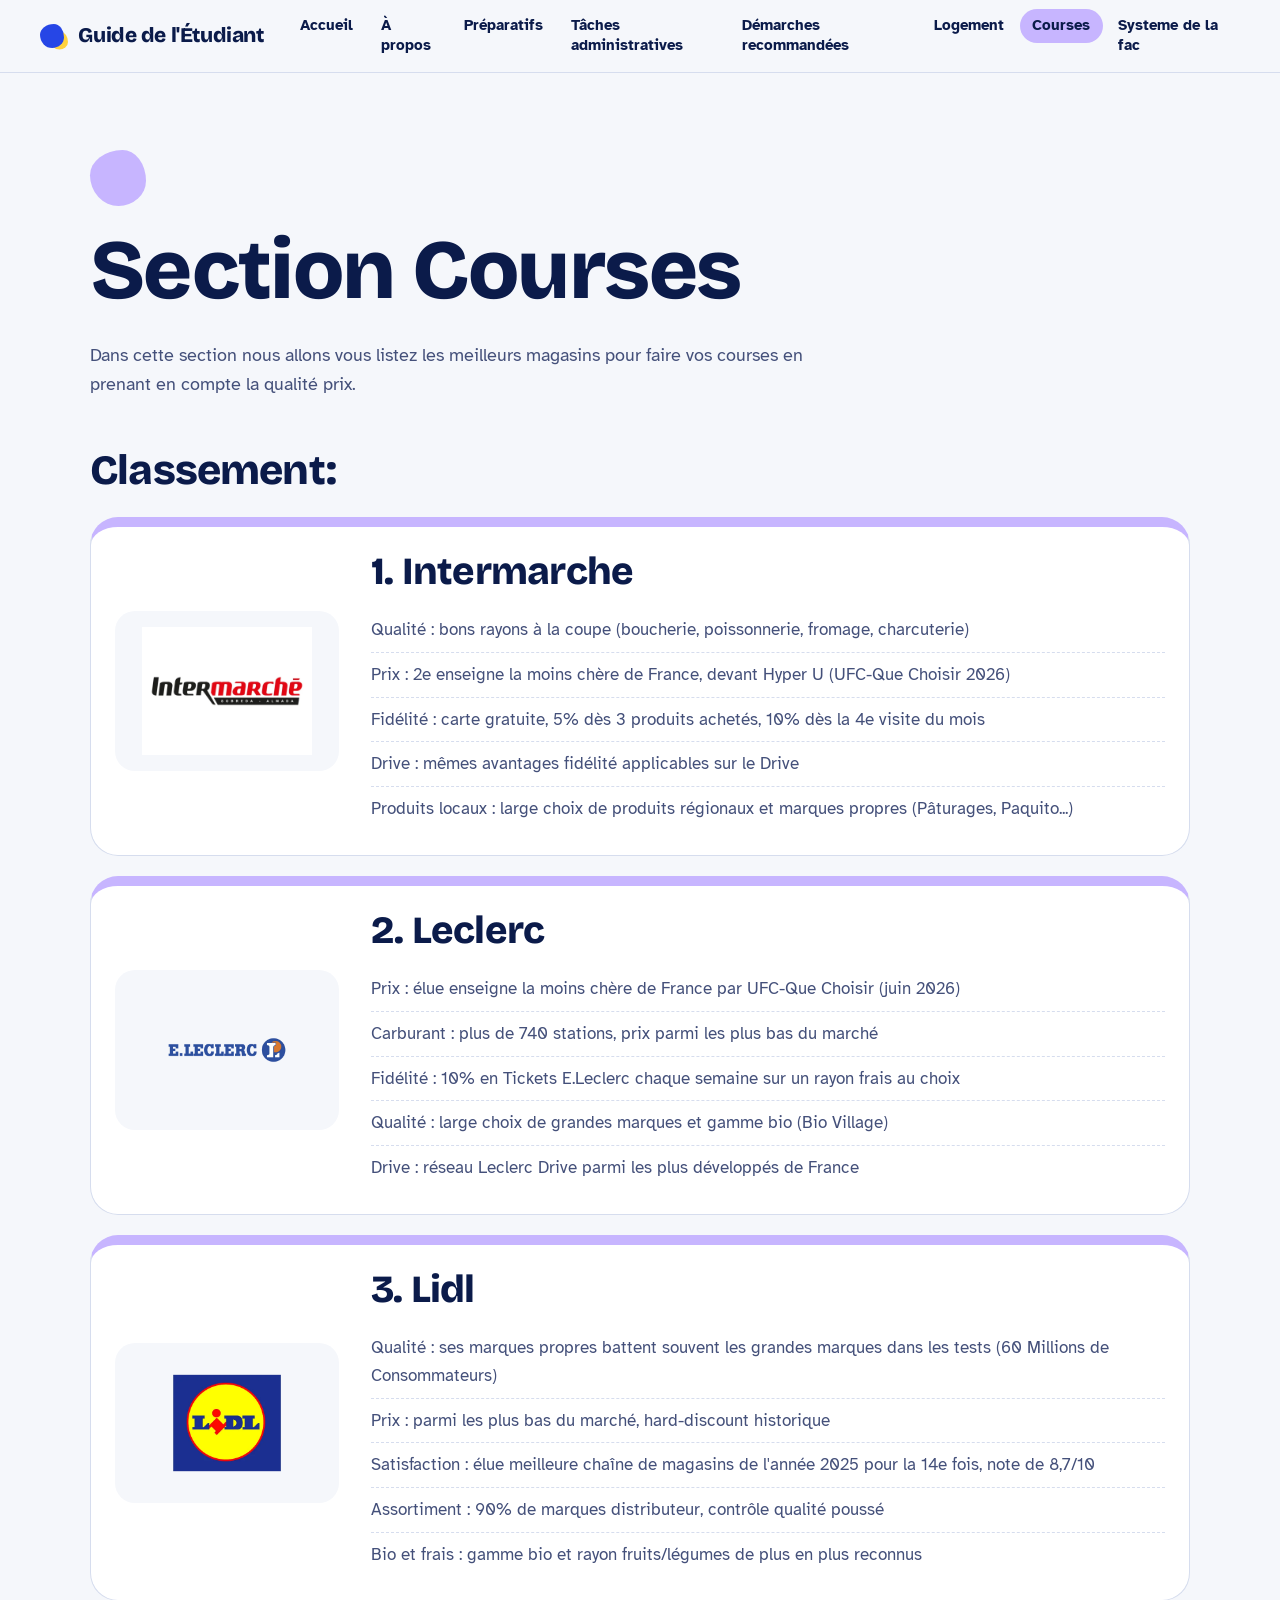
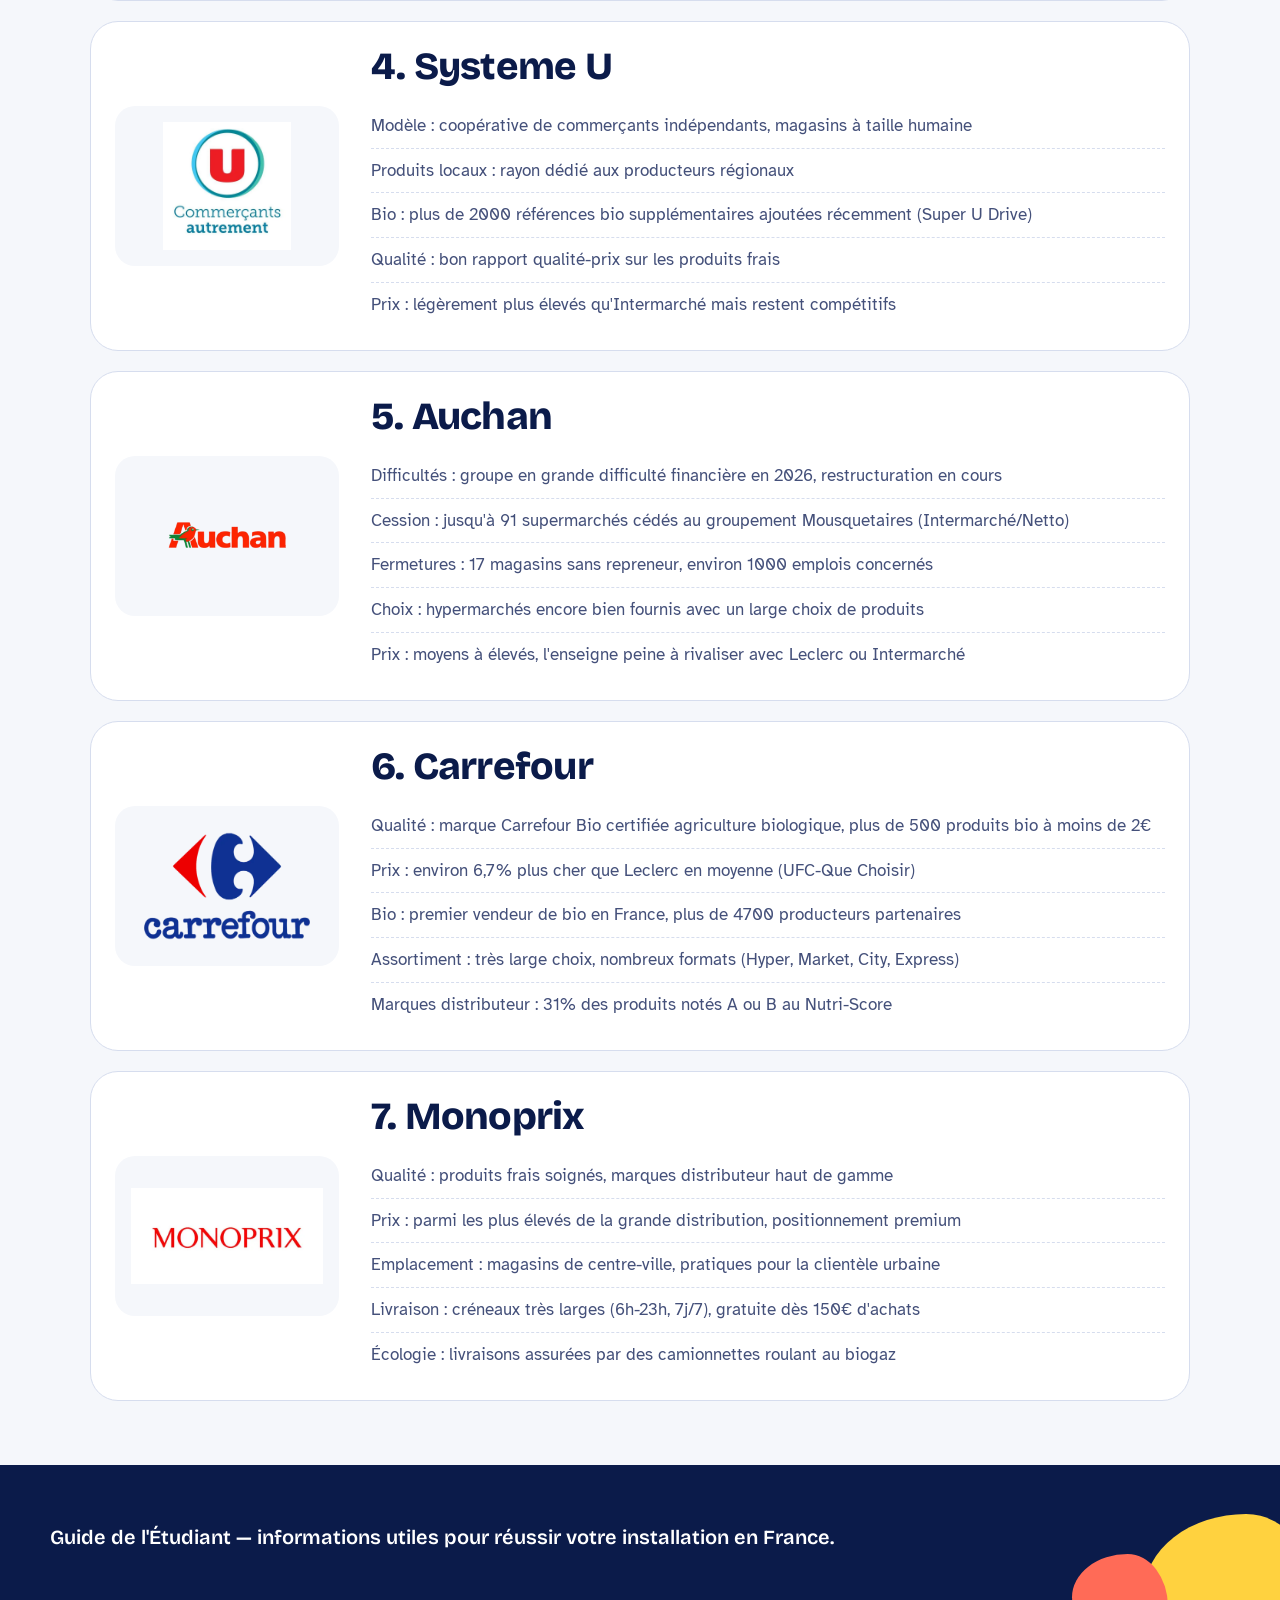
<file: magasin.html>
<!doctype html>
<html lang="fr">
  <head>
    <meta charset="UTF-8" />
    <meta name="viewport" content="width=device-width, initial-scale=1.0" />
    <link rel="stylesheet" href="style.css" />
    <link rel="preload" href="fonts/bricolage-grotesque-latin-wght-normal.woff2" as="font" type="font/woff2" crossorigin />
    <title>Courses</title>
  </head>
  <body data-section="shop">
    <header class="site-header">
      <nav class="navbar">
        <a class="brand" href="index.html">Guide de l'Étudiant</a>
        <button
          class="nav-toggle"
          id="navToggle"
          aria-label="Ouvrir le menu"
          aria-expanded="false"
        >
          <i class="bi bi-list"></i>
        </button>
        <ul class="nav-links" id="navLinks">
          <li><a href="index.html">Accueil</a></li>
          <li><a href="presentation.html">À propos</a></li>
          <li><a href="preparatifs_arriver.html">Préparatifs</a></li>
          <li>
            <a href="taches_administratives.html">Tâches administratives</a>
          </li>
          <li>
            <a href="documents_recommander.html">Démarches recommandées</a>
          </li>
          <li><a href="logement.html">Logement</a></li>
          <li><a href="magasin.html" aria-current="page">Courses</a></li>
          <li><a href="fac_systeme.html">Systeme de la fac</a></li>
        </ul>
      </nav>
    </header>
    <section class="courses">
      <h1>Section Courses</h1>
      <p>
        Dans cette section nous allons vous listez les meilleurs magasins pour
        faire vos courses en prenant en compte la qualité prix.
      </p>
    </section>
    <section class="tarifs">
      <h1>Classement:</h1>
      <div class="magasin">
        <ul>
          <li class="interface">
            <h1>1. Intermarche</h1>
            <img src="images/Intermarché.webp" alt="intermarche" />

            <ul class="details">
              <li>Qualité : bons rayons à la coupe (boucherie, poissonnerie, fromage, charcuterie)</li>
              <li>Prix : 2e enseigne la moins chère de France, devant Hyper U (UFC-Que Choisir 2026)</li>
              <li>Fidélité : carte gratuite, 5% dès 3 produits achetés, 10% dès la 4e visite du mois</li>
              <li>Drive : mêmes avantages fidélité applicables sur le Drive</li>
              <li>Produits locaux : large choix de produits régionaux et marques propres (Pâturages, Paquito...)</li>
            </ul>
          </li>
          <li class="interface">
            <h1>2. leclerc</h1>
            <img src="images/Leclerc.webp" alt="leclerc" />

            <ul class="details">
              <li>Prix : élue enseigne la moins chère de France par UFC-Que Choisir (juin 2026)</li>
              <li>Carburant : plus de 740 stations, prix parmi les plus bas du marché</li>
              <li>Fidélité : 10% en Tickets E.Leclerc chaque semaine sur un rayon frais au choix</li>
              <li>Qualité : large choix de grandes marques et gamme bio (Bio Village)</li>
              <li>Drive : réseau Leclerc Drive parmi les plus développés de France</li>
            </ul>
          </li>
          <li class="interface">
            <h1>3. Lidl</h1>
            <img src="images/Lidl.webp" alt="Lidl" />

            <ul class="details">
              <li>Qualité : ses marques propres battent souvent les grandes marques dans les tests (60 Millions de Consommateurs)</li>
              <li>Prix : parmi les plus bas du marché, hard-discount historique</li>
              <li>Satisfaction : élue meilleure chaîne de magasins de l'année 2025 pour la 14e fois, note de 8,7/10</li>
              <li>Assortiment : 90% de marques distributeur, contrôle qualité poussé</li>
              <li>Bio et frais : gamme bio et rayon fruits/légumes de plus en plus reconnus</li>
            </ul>
          </li>
          <li class="interface">
            <h1>4. Systeme U</h1>
            <img src="images/U.webp" alt="U" />

            <ul class="details">
              <li>Modèle : coopérative de commerçants indépendants, magasins à taille humaine</li>
              <li>Produits locaux : rayon dédié aux producteurs régionaux</li>
              <li>Bio : plus de 2000 références bio supplémentaires ajoutées récemment (Super U Drive)</li>
              <li>Qualité : bon rapport qualité-prix sur les produits frais</li>
              <li>Prix : légèrement plus élevés qu'Intermarché mais restent compétitifs</li>
            </ul>
          </li>
          <li class="interface">
            <h1>5. Auchan</h1>
            <img src="images/Auchan.webp" alt="auchan" />

            <ul class="details">
              <li>Difficultés : groupe en grande difficulté financière en 2026, restructuration en cours</li>
              <li>Cession : jusqu'à 91 supermarchés cédés au groupement Mousquetaires (Intermarché/Netto)</li>
              <li>Fermetures : 17 magasins sans repreneur, environ 1000 emplois concernés</li>
              <li>Choix : hypermarchés encore bien fournis avec un large choix de produits</li>
              <li>Prix : moyens à élevés, l'enseigne peine à rivaliser avec Leclerc ou Intermarché</li>
            </ul>
          </li>
          <li class="interface">
            <h1>6. Carrefour</h1>
            <img src="images/Carrefour.webp" alt="carrefour" />

            <div class="raisons">
              <ul class="details">
                <li>Qualité : marque Carrefour Bio certifiée agriculture biologique, plus de 500 produits bio à moins de 2€</li>
                <li>Prix : environ 6,7% plus cher que Leclerc en moyenne (UFC-Que Choisir)</li>
                <li>Bio : premier vendeur de bio en France, plus de 4700 producteurs partenaires</li>
                <li>Assortiment : très large choix, nombreux formats (Hyper, Market, City, Express)</li>
                <li>Marques distributeur : 31% des produits notés A ou B au Nutri-Score</li>
              </ul>
            </div>
          </li>
          <li class="interface">
            <h1>7. Monoprix</h1>
            <img src="images/monoprix-logo.webp" alt="Monoprix" />

            <div class="raisons">
              <ul class="details">
                <li>Qualité : produits frais soignés, marques distributeur haut de gamme</li>
                <li>Prix : parmi les plus élevés de la grande distribution, positionnement premium</li>
                <li>Emplacement : magasins de centre-ville, pratiques pour la clientèle urbaine</li>
                <li>Livraison : créneaux très larges (6h-23h, 7j/7), gratuite dès 150€ d'achats</li>
                <li>Écologie : livraisons assurées par des camionnettes roulant au biogaz</li>
              </ul>
            </div>
          </li>
        </ul>
      </div>
    </section>
    <footer class="site-footer">
      <p>
        Guide de l'Étudiant — informations utiles pour réussir votre
        installation en France.
      </p>
    </footer>
    <script src="js/nav.js" defer></script>
  </body>
</html>
</file>
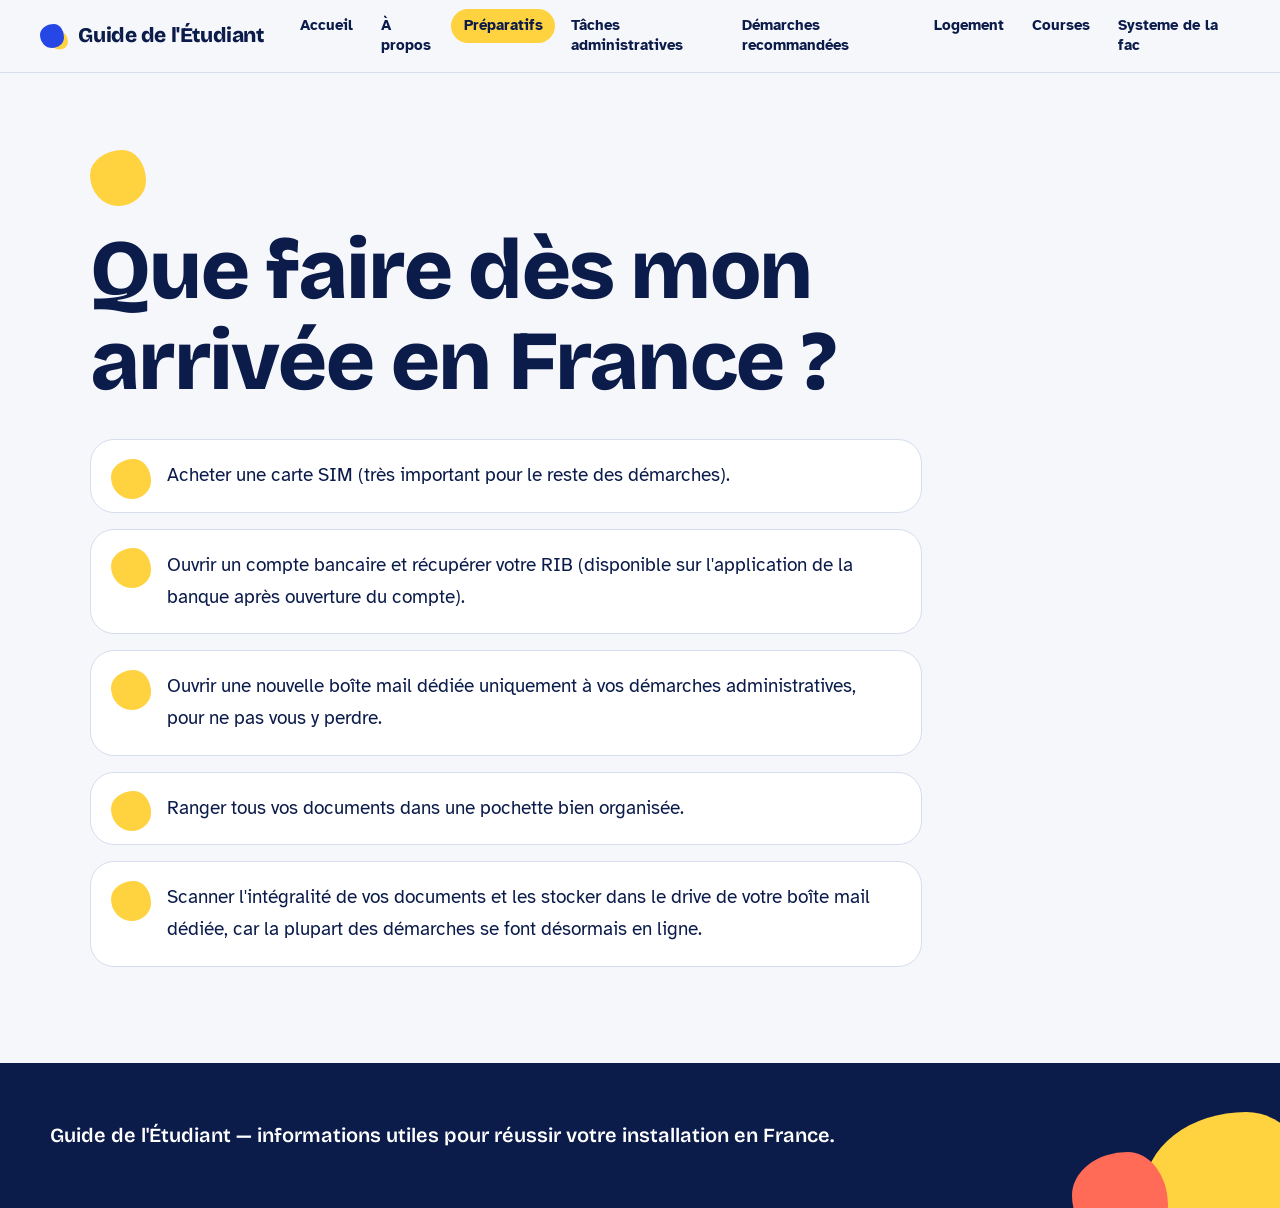
<file: preparatifs_arriver.html>
<!doctype html>
<html lang="fr">
  <head>
    <meta charset="UTF-8" />
    <meta name="viewport" content="width=device-width, initial-scale=1.0" />
    <link rel="stylesheet" href="style.css" />
    <link rel="preload" href="fonts/bricolage-grotesque-latin-wght-normal.woff2" as="font" type="font/woff2" crossorigin />
    <title>Préparatifs à l'arrivée — Guide de l'Étudiant</title>
  </head>
  <body data-section="prep">
    <header class="site-header">
      <nav class="navbar">
        <a class="brand" href="index.html">Guide de l'Étudiant</a>
        <button
          class="nav-toggle"
          id="navToggle"
          aria-label="Ouvrir le menu"
          aria-expanded="false"
        >
          <i class="bi bi-list"></i>
        </button>
        <ul class="nav-links" id="navLinks">
          <li><a href="index.html">Accueil</a></li>
          <li><a href="presentation.html">À propos</a></li>
          <li>
            <a href="preparatifs_arriver.html" aria-current="page">Préparatifs</a>
          </li>
          <li>
            <a href="taches_administratives.html">Tâches administratives</a>
          </li>
          <li>
            <a href="documents_recommander.html">Démarches recommandées</a>
          </li>
          <li><a href="logement.html">Logement</a></li>
          <li><a href="magasin.html">Courses</a></li>
          <li><a href="fac_systeme.html">Systeme de la fac</a></li>
        </ul>
      </nav>
    </header>

    <section class="preparatifs">
      <h1>Que faire dès mon arrivée en France ?</h1>
      <ul>
        <li>
          Acheter une carte SIM (très important pour le reste des démarches).
        </li>
        <li>
          Ouvrir un compte bancaire et récupérer votre RIB (disponible sur
          l'application de la banque après ouverture du compte).
        </li>
        <li>
          Ouvrir une nouvelle boîte mail dédiée uniquement à vos démarches
          administratives, pour ne pas vous y perdre.
        </li>
        <li>Ranger tous vos documents dans une pochette bien organisée.</li>
        <li>
          Scanner l'intégralité de vos documents et les stocker dans le drive de
          votre boîte mail dédiée, car la plupart des démarches se font
          désormais en ligne.
        </li>
      </ul>
    </section>

    <footer class="site-footer">
      <p>
        Guide de l'Étudiant — informations utiles pour réussir votre
        installation en France.
      </p>
    </footer>

    <script src="js/nav.js" defer></script>
  </body>
</html>
</file>
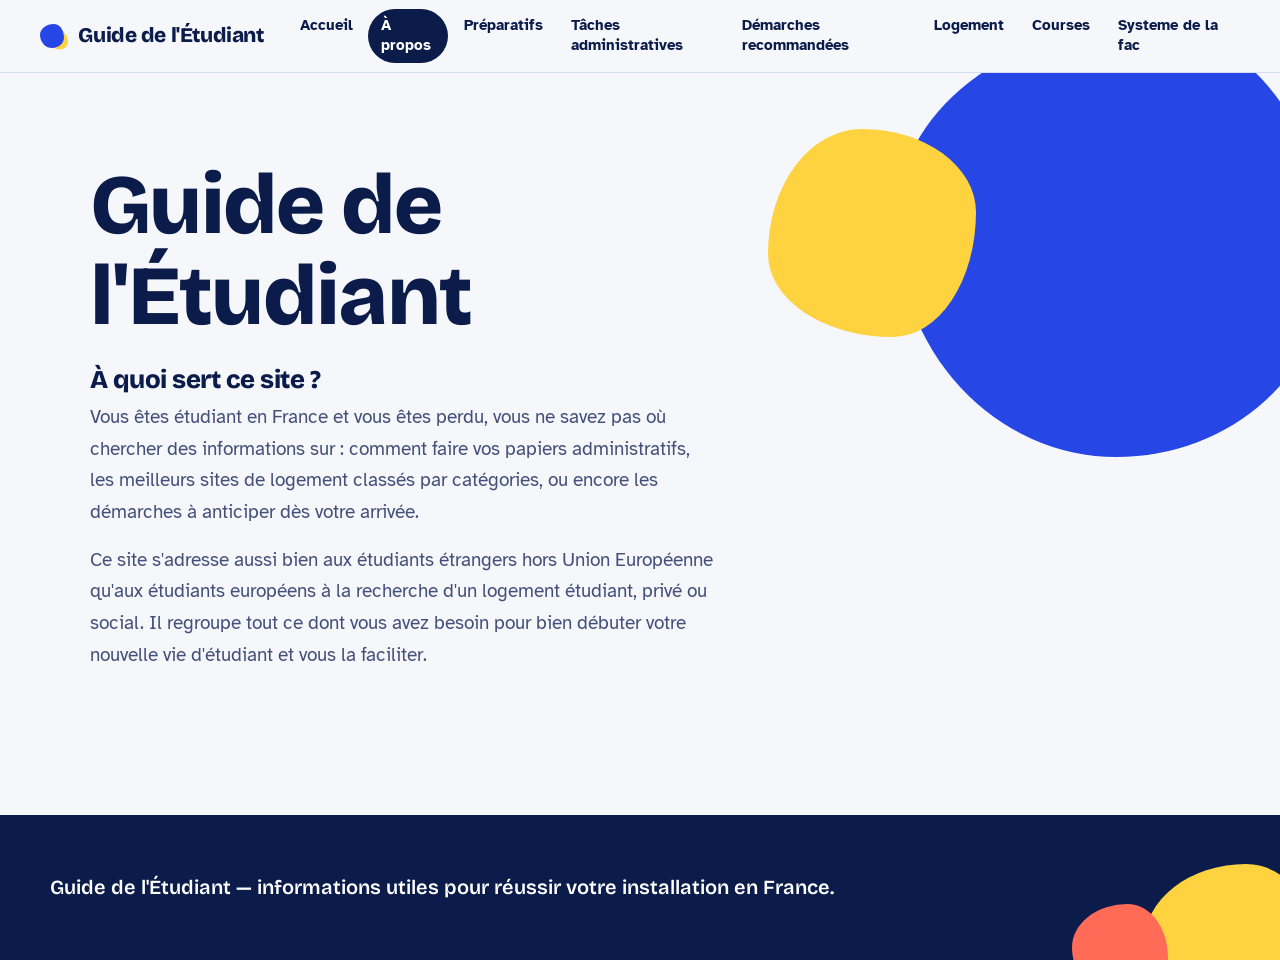
<file: presentation.html>
<!doctype html>
<html lang="fr">
  <head>
    <meta charset="UTF-8" />
    <meta name="viewport" content="width=device-width, initial-scale=1.0" />
    <link rel="stylesheet" href="style.css" />
    <link rel="preload" href="fonts/bricolage-grotesque-latin-wght-normal.woff2" as="font" type="font/woff2" crossorigin />
    <title>À propos — Guide de l'Étudiant</title>
  </head>
  <body data-section="about">
    <header class="site-header">
      <nav class="navbar">
        <a class="brand" href="index.html">Guide de l'Étudiant</a>
        <button
          class="nav-toggle"
          id="navToggle"
          aria-label="Ouvrir le menu"
          aria-expanded="false"
        >
          <i class="bi bi-list"></i>
        </button>
        <ul class="nav-links" id="navLinks">
          <li><a href="index.html">Accueil</a></li>
          <li><a href="presentation.html" aria-current="page">À propos</a></li>
          <li><a href="preparatifs_arriver.html">Préparatifs</a></li>
          <li>
            <a href="taches_administratives.html">Tâches administratives</a>
          </li>
          <li>
            <a href="documents_recommander.html">Démarches recommandées</a>
          </li>
          <li><a href="logement.html">Logement</a></li>
          <li><a href="magasin.html">Courses</a></li>
          <li><a href="fac_systeme.html">Systeme de la fac</a></li>
        </ul>
      </nav>
    </header>

    <section class="presentation">
      <h1>Guide de l'Étudiant</h1>
      <h3>À quoi sert ce site ?</h3>
      <p class="paragraphe">
        Vous êtes étudiant en France et vous êtes perdu, vous ne savez pas où
        chercher des informations sur : comment faire vos papiers
        administratifs, les meilleurs sites de logement classés par catégories,
        ou encore les démarches à anticiper dès votre arrivée.
      </p>
      <p class="paragraphe">
        Ce site s'adresse aussi bien aux étudiants étrangers hors Union
        Européenne qu'aux étudiants européens à la recherche d'un logement
        étudiant, privé ou social. Il regroupe tout ce dont vous avez besoin
        pour bien débuter votre nouvelle vie d'étudiant et vous la faciliter.
      </p>
    </section>

    <footer class="site-footer">
      <p>
        Guide de l'Étudiant — informations utiles pour réussir votre
        installation en France.
      </p>
    </footer>

    <script src="js/nav.js" defer></script>
  </body>
</html>
</file>
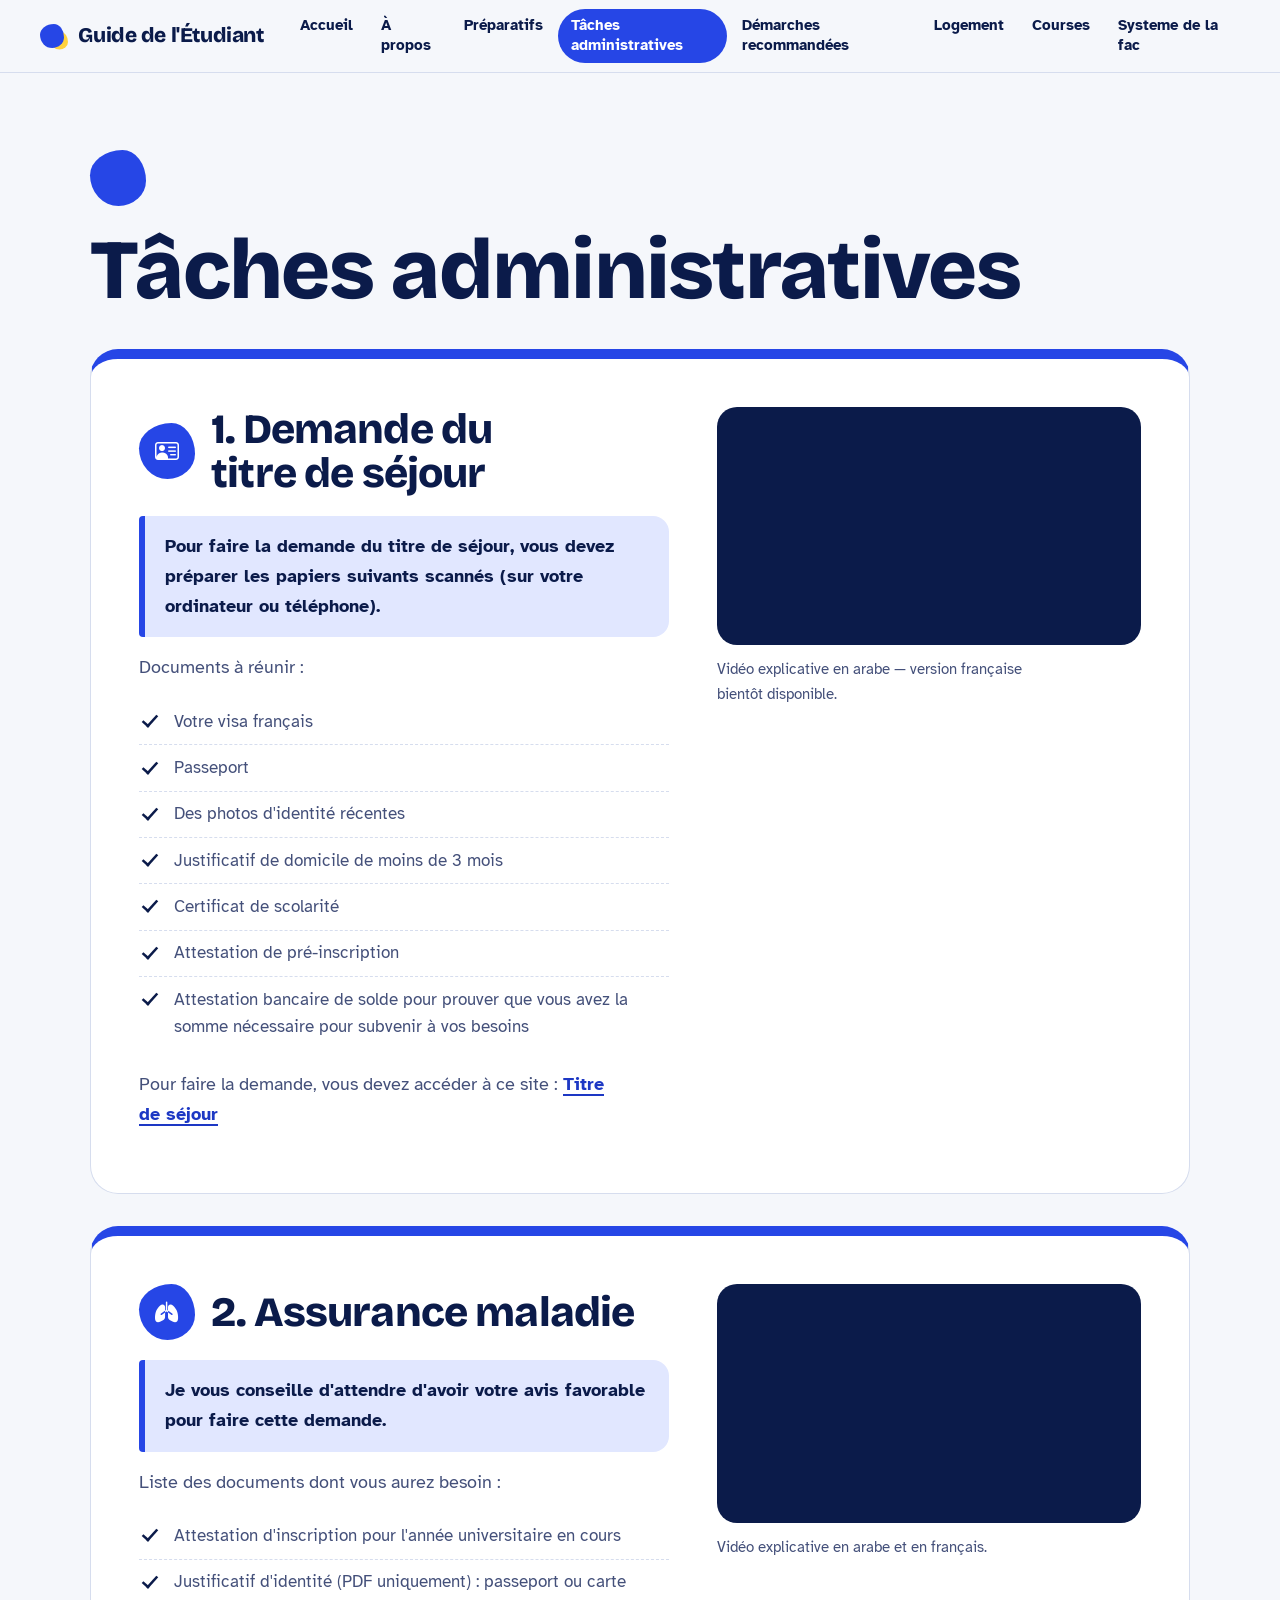
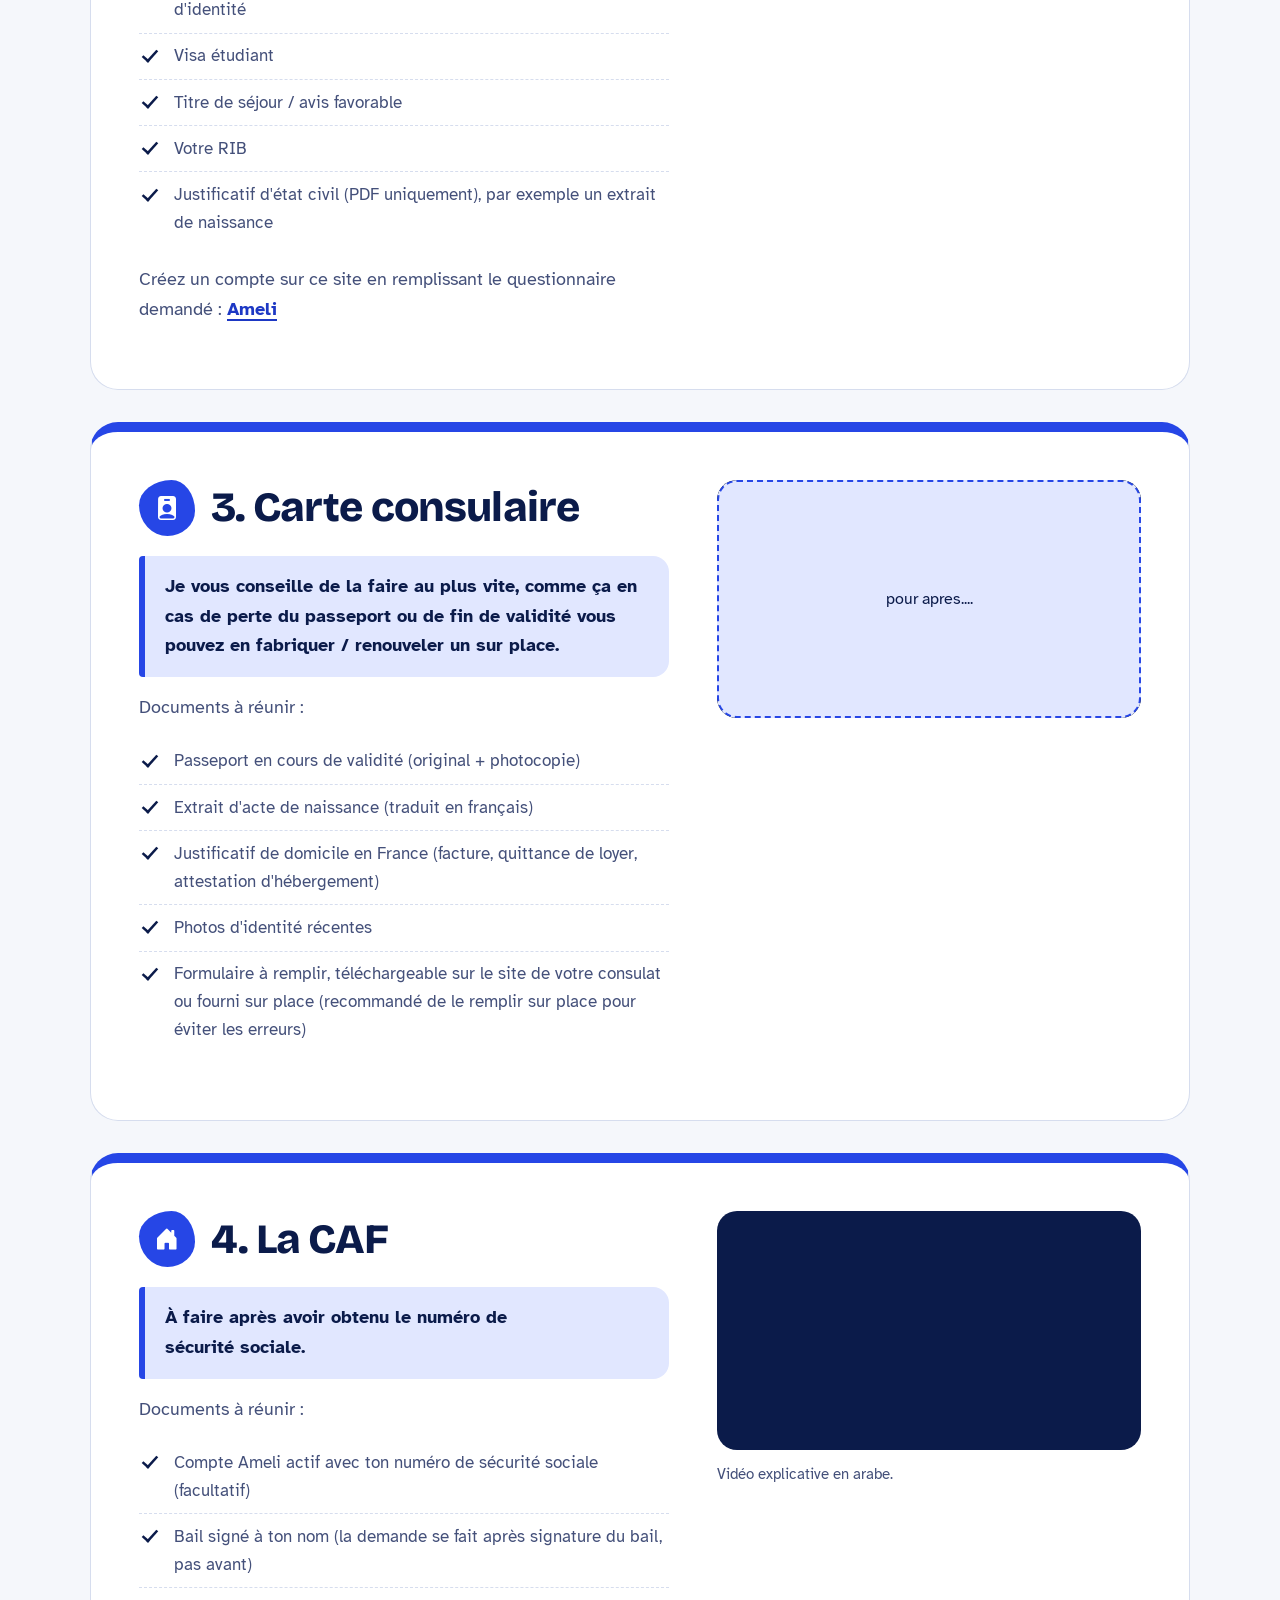
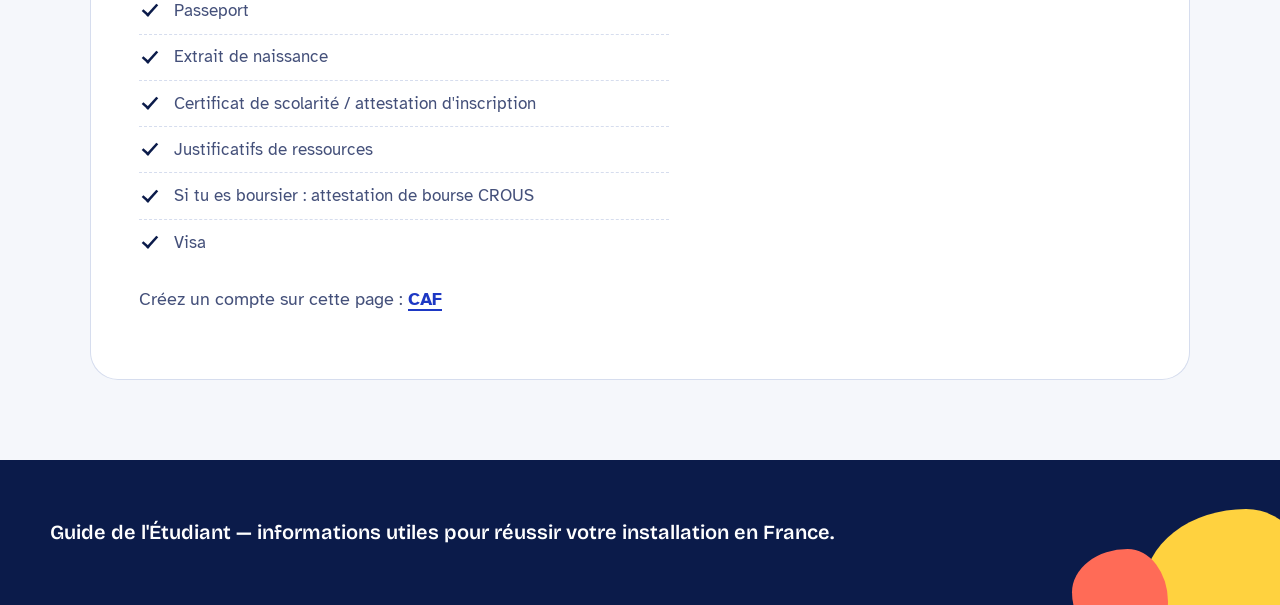
<file: taches_administratives.html>
<!doctype html>
<html lang="fr">
  <head>
    <meta charset="UTF-8" />
    <meta name="viewport" content="width=device-width, initial-scale=1.0" />
    <link rel="stylesheet" href="style.css" />
    <link rel="preload" href="fonts/bricolage-grotesque-latin-wght-normal.woff2" as="font" type="font/woff2" crossorigin />
    <title>Tâches administratives — Guide de l'Étudiant</title>
  </head>
  <body data-section="admin">
    <header class="site-header">
      <nav class="navbar">
        <a class="brand" href="index.html">Guide de l'Étudiant</a>
        <button
          class="nav-toggle"
          id="navToggle"
          aria-label="Ouvrir le menu"
          aria-expanded="false"
        >
          <i class="bi bi-list"></i>
        </button>
        <ul class="nav-links" id="navLinks">
          <li><a href="index.html">Accueil</a></li>
          <li><a href="presentation.html">À propos</a></li>
          <li><a href="preparatifs_arriver.html">Préparatifs</a></li>
          <li>
            <a href="taches_administratives.html" aria-current="page"
              >Tâches administratives</a
            >
          </li>
          <li>
            <a href="documents_recommander.html">Démarches recommandées</a>
          </li>
          <li><a href="logement.html">Logement</a></li>
          <li><a href="magasin.html">Courses</a></li>
          <li><a href="fac_systeme.html">Systeme de la fac</a></li>
        </ul>
      </nav>
    </header>
    <!-- Mise a jour a faire pour les documents recommender pour le titre de sejour -->
    <div class="parent">
      <h1>Tâches administratives</h1>
      <section class="top-container">
        <div class="container">
          <div class="demarche-grid">
            <div class="demarche-content">
              <div class="title">
                <h2>1. Demande du titre de séjour</h2>
                <i class="bi bi-person-vcard"></i>
              </div>
              <p class="tip">
                Pour faire la demande du titre de séjour, vous devez préparer
                les papiers suivants scannés (sur votre ordinateur ou
                téléphone).
              </p>
              <p>Documents à réunir :</p>
              <ul>
                <li>Votre visa français</li>
                <li>Passeport</li>
                <li>Des photos d'identité récentes</li>
                <li>Justificatif de domicile de moins de 3 mois</li>
                <li>Certificat de scolarité</li>
                <li>Attestation de pré-inscription</li>
                <li>
                  Attestation bancaire de solde pour prouver que vous avez la
                  somme nécessaire pour subvenir à vos besoins
                </li>
              </ul>
              <p>
                Pour faire la demande, vous devez accéder à ce site :
                <a
                  href="https://www.service-public.gouv.fr/particuliers/vosdroits/R57629"
                  >Titre de séjour</a
                >
              </p>
            </div>
            <div class="demarche-video">
              <div class="video-wrapper">
                <iframe
                  src="https://www.youtube.com/embed/NBAGpUaKLLM"
                  title="Vidéo explicative : titre de séjour (en arabe)"
                  loading="lazy"
                  allowfullscreen
                ></iframe>
              </div>
              <p class="video-caption">
                Vidéo explicative en arabe — version française bientôt
                disponible.
              </p>
            </div>
          </div>
        </div>

        <div class="container">
          <div class="demarche-grid">
            <div class="demarche-content">
              <div class="title">
                <h2>2. Assurance maladie</h2>
                <i class="bi bi-lungs-fill"></i>
              </div>
              <p class="tip">
                Je vous conseille d'attendre d'avoir votre avis favorable
                pour faire cette demande.
              </p>
              <p>Liste des documents dont vous aurez besoin :</p>
              <ul>
                <li>
                  Attestation d'inscription pour l'année universitaire en cours
                </li>
                <li>
                  Justificatif d'identité (PDF uniquement) : passeport ou carte
                  d'identité
                </li>
                <li>Visa étudiant</li>
                <li>Titre de séjour / avis favorable</li>
                <li>Votre RIB</li>
                <li>
                  Justificatif d'état civil (PDF uniquement), par exemple un
                  extrait de naissance
                </li>
              </ul>
              <p>
                Créez un compte sur ce site en remplissant le questionnaire
                demandé :
                <a href="https://etudiant-etranger.ameli.fr/">Ameli</a>
              </p>
            </div>
            <div class="demarche-video">
              <div class="video-wrapper">
                <iframe
                  src="https://www.youtube.com/embed/ttWi3fCguyE"
                  title="Vidéo explicative : assurance maladie"
                  loading="lazy"
                  allowfullscreen
                ></iframe>
              </div>
              <p class="video-caption">
                Vidéo explicative en arabe et en français.
              </p>
            </div>
          </div>
        </div>

        <div class="container">
          <div class="demarche-grid">
            <div class="demarche-content">
              <div class="title">
                <h2>3. Carte consulaire</h2>
                <i class="bi bi-person-badge-fill"></i>
              </div>
              <p class="tip">
                Je vous conseille de la faire au plus vite, comme ça en cas
                de perte du passeport ou de fin de validité vous pouvez en
                fabriquer / renouveler un sur place.
              </p>
              <p>Documents à réunir :</p>
              <ul>
                <li>Passeport en cours de validité (original + photocopie)</li>
                <li>Extrait d'acte de naissance (traduit en français)</li>
                <li>
                  Justificatif de domicile en France (facture, quittance de
                  loyer, attestation d'hébergement)
                </li>
                <li>Photos d'identité récentes</li>
                <li>
                  Formulaire à remplir, téléchargeable sur le site de votre
                  consulat ou fourni sur place (recommandé de le remplir sur
                  place pour éviter les erreurs)
                </li>
              </ul>
            </div>
            <div class="demarche-video">
              <div class="video-wrapper">
                <div class="video-placeholder">
                  <p>
                    pour apres....
                  </p>
                </div>
              </div>
            </div>
          </div>
        </div>

        <div class="container">
          <div class="demarche-grid">
            <div class="demarche-content">
              <div class="title">
                <h2>4. La CAF</h2>
                <i class="bi bi-house-door-fill"></i>
              </div>
              <p class="tip">
                À faire après avoir obtenu le numéro de sécurité sociale.
              </p>
              <p>Documents à réunir :</p>
              <ul>
                <li>
                  Compte Ameli actif avec ton numéro de sécurité sociale
                  (facultatif)
                </li>
                <li>
                  Bail signé à ton nom (la demande se fait après signature du
                  bail, pas avant)
                </li>
                <li>Passeport</li>
                <li>Extrait de naissance</li>
                <li>Certificat de scolarité / attestation d'inscription</li>
                <li>Justificatifs de ressources</li>
                <li>Si tu es boursier : attestation de bourse CROUS</li>
                <li>Visa</li>
              </ul>
              <p>
                Créez un compte sur cette page :
                <a
                  href="https://connect.caf.fr/connexionappli/dist/?forceReload=20250610&contexteAppel=caffr&urlredirect=%2Fwps%2Fmyportal%2Fcaffr%2Fmoncompte%2Ftableaudebord#/login"
                  >CAF</a
                >
              </p>
            </div>
            <div class="demarche-video">
              <div class="video-wrapper">
                <iframe
                  src="https://www.youtube.com/embed/-nuir5x61SM"
                  title="Vidéo explicative : la CAF"
                  loading="lazy"
                  allowfullscreen
                ></iframe>
              </div>
              <p class="video-caption">Vidéo explicative en arabe.</p>
            </div>
          </div>
        </div>
      </section>
    </div>

    <footer class="site-footer">
      <p>
        Guide de l'Étudiant — informations utiles pour réussir votre
        installation en France.
      </p>
    </footer>

    <script src="js/nav.js" defer></script>
  </body>
</html>
</file>
<file: style.css>
@import "./normalize.css";
@import url("https://cdn.jsdelivr.net/npm/bootstrap-icons@1.13.1/font/bootstrap-icons.min.css");

@import "./css/fonts.css";      
@import "./css/tokens.css";     
@import "./css/base.css";       
@import "./css/layout.css";     
@import "./css/components.css"; 
@import "./css/pages.css";
</file>
